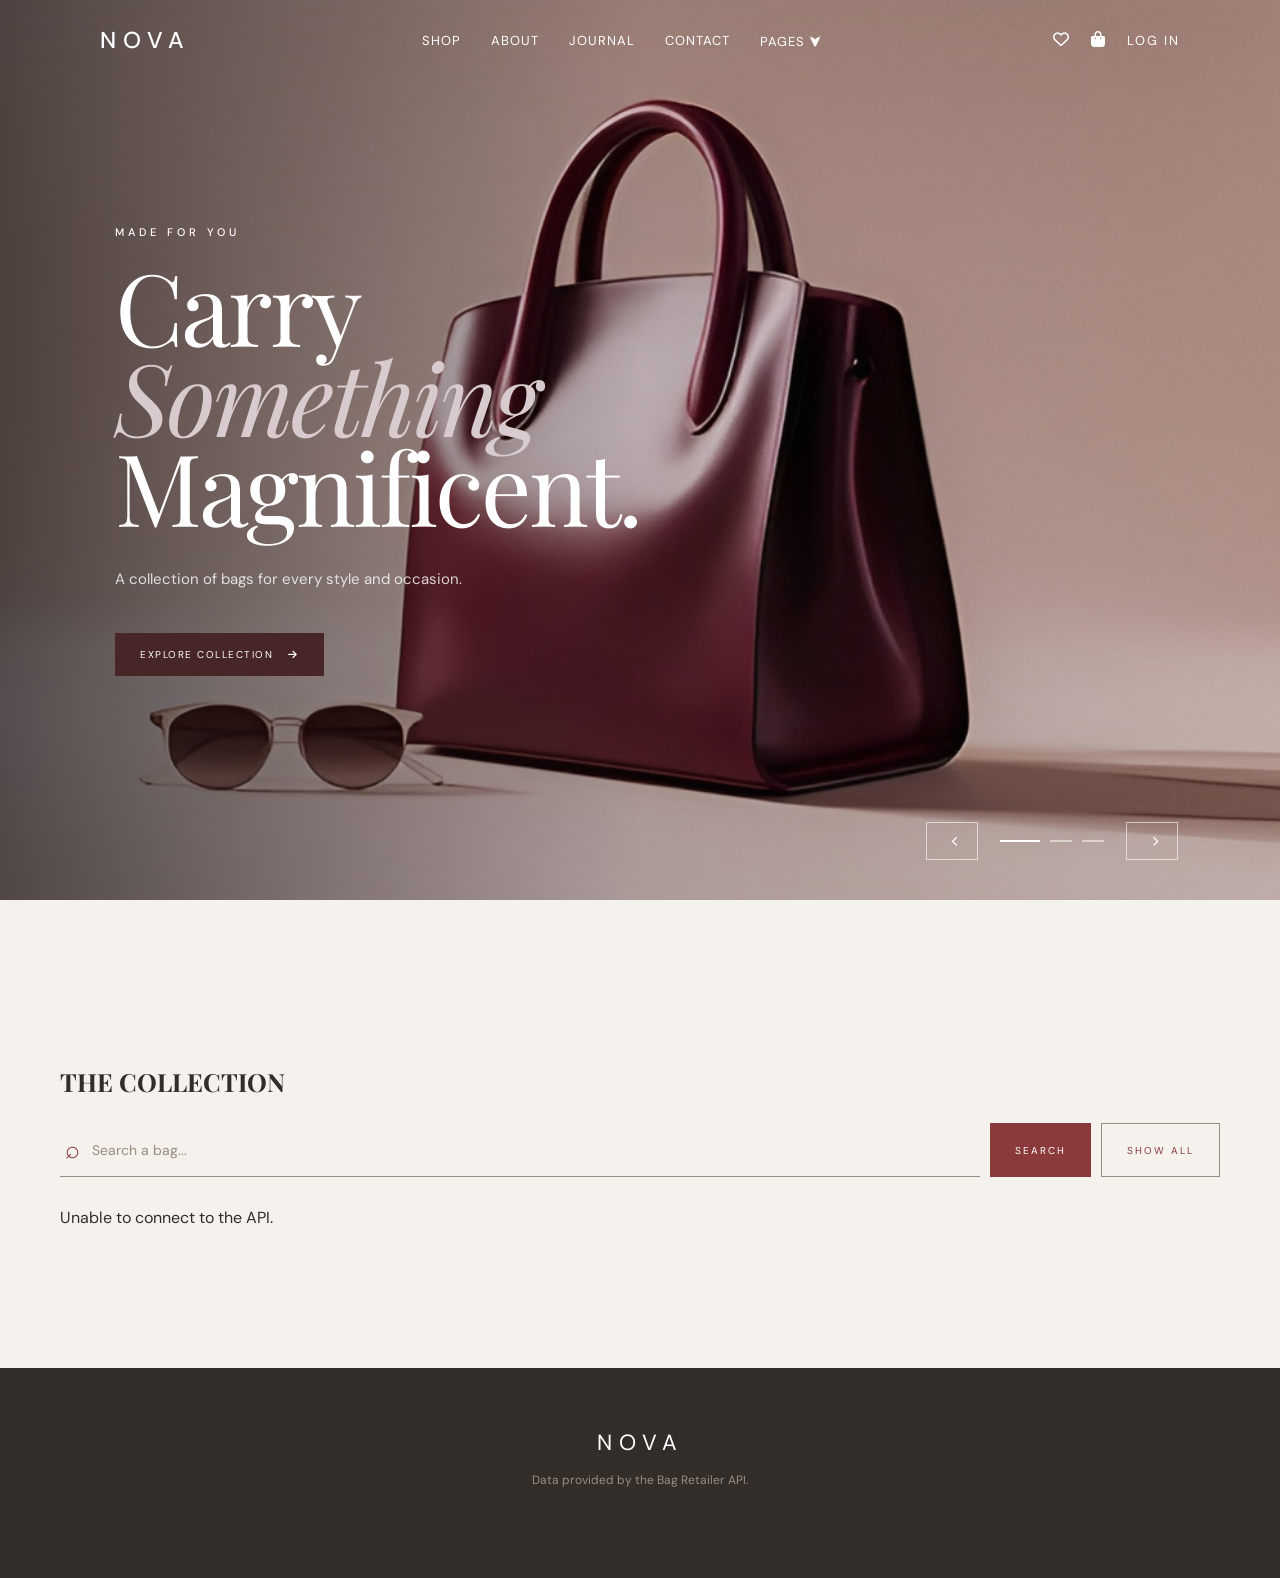
<file: index.html>
<!DOCTYPE html>
<html lang="en">

<head>
    <meta charset="UTF-8">
    <meta name="viewport" content="width=device-width, initial-scale=1.0">
    <title>NOVA — Luxury Bags Retailer</title>
    <link rel="icon" type="image/png" href="favicon.png">
    <link rel="stylesheet" href="https://cdnjs.cloudflare.com/ajax/libs/font-awesome/6.5.2/css/all.min.css">
    <link rel="stylesheet"
        href="https://fonts.googleapis.com/css2?family=DM+Sans:wght@300;400;500&family=Playfair+Display:wght@400;500&display=swap">

    <link rel="stylesheet" href="style.css">

</head>

<body>


 

<header>
    <nav id="navbar">
        <a href="#home" class="logo">NOVA</a>

        <div class="links">
            <a href="#collection">Shop</a>
            <a href="#about">About</a>
            <a href="#journal">Journal</a>
            <a href="#contact">Contact</a>

            <div class="pages-dropdown">
                <a href="#pages" class="pages-link">Pages ⮟</a>

                <div class="dropdown-menu">
                    <a href="Totetally - ComparisonWeb/index.html">Compare Bags</a>
                    <a href="BagItUp - PersonalityWebsite/index.html">Personality Quiz</a>
                </div>
            </div>
        </div>

        <div class="nav-actions">

            <a href="wishlist.html" id="wishlistNav" aria-label="Wishlist">
                <i class="fa-regular fa-heart"></i>
            </a>

            <a href="cart.html" id="cartNav" aria-label="Shopping Bag">
                <i class="fa-solid fa-bag-shopping"></i>
            </a>

            <a href="adminCRUD.html" id="adminButton" aria-label="Admin Dashboard" style="display: none;">
                <i class="fa-solid fa-user-gear"></i>
            </a>

            <button id="loginButton">Log In</button>

        </div>
    </nav>
</header>


<!-- HERO -->

<section class="hero" id="home">

    <div class="hero-shadow"></div>

    <div class="hero-slides">

        <!-- SLIDE 1: NOVA STORE -->
        <div class="hero-slide active">
            <div class="hero-content">
                <p class="eyebrow">MADE FOR YOU</p>

                <h1>
                    Carry<br>
                    <span>Something</span><br>
                    Magnificent.
                </h1>

                <p class="hero-description">
                    A collection of bags for every style and occasion.
                </p>

                <a href="#collection" class="hero-button">
                    EXPLORE COLLECTION
                    <i class="fa-solid fa-arrow-right"></i>
                </a>
            </div>
        </div>

        <!-- COMPARE BAGS -->
        <div class="hero-slide">
            <div class="hero-content">
                <p class="eyebrow">THE ART OF COMPARISON</p>

                <h1>
                    Can't find a<br>
                    <span>Perfect Fit?</span><br>
                </h1>

                <p class="hero-description">
                    Compare designs, details, and features to find the right bag.
                </p>

                <a href="Totetally - ComparisonWeb/index.html" class="hero-button">
                    COMPARE BAGS
                    <i class="fa-solid fa-arrow-right"></i>
                </a>
            </div>
        </div>

        <!-- BAG PERSONALITY -->
        <div class="hero-slide">
            <div class="hero-content">
                <p class="eyebrow">A STYLE BEYOND THE COSMOS</p>

                <h1>
                    Discover<br>
                    Your <span>Star</span><br>
                </h1>

                <p class="hero-description">
                    See bags that best resonates with you and your personality!
                </p>

                <a href="BagItUp - PersonalityWebsite/index.html" class="hero-button">
                    FIND YOUR MATCH
                    <i class="fa-solid fa-arrow-right"></i>
                </a>
            </div>
        </div>

    </div>

    <!-- CAROUSEL CONTROLS -->
    <div class="hero-navigation">
        <button id="heroPrev" aria-label="Previous slide">
            <i class="fa-solid fa-chevron-left"></i>
        </button>

        <div class="hero-indicators">
            <span class="active" data-slide="0"></span>
            <span data-slide="1"></span>
            <span data-slide="2"></span>
        </div>

        <button id="heroNext" aria-label="Next slide">
            <i class="fa-solid fa-chevron-right"></i>
        </button>
    </div>

</section>


    <!-- COLLECTION -->

    <main id="collection">
        <div class="section-heading">
            <div>
                <p class="eyebrow-dark">THE COLLECTION</p>
            </div>
        </div>


        <!-- SEARCH -->

        <section class="search">
            <div class="search-box">
                <span>⌕</span>
                <input type="text" id="searchInput" placeholder="Search a bag...">
            </div>
            <button onclick="searchBags()">Search</button>
            <button class="secondary" onclick="loadBags()"> Show All </button>
        </section>


        <!-- BAG CARDS -->

        <section>
            <div id="bagList" class="bag-list">
                Loading collection...
            </div>
        </section>
    </main>


    <!-- FOOTER -->

    <footer>
        <div class="footer-logo">
            NOVA
        </div>
        <p>
            Data provided by the Bag Retailer API.
        </p>
    </footer>
    <script src="app.js"></script>
    

</body>

</html>
</file>
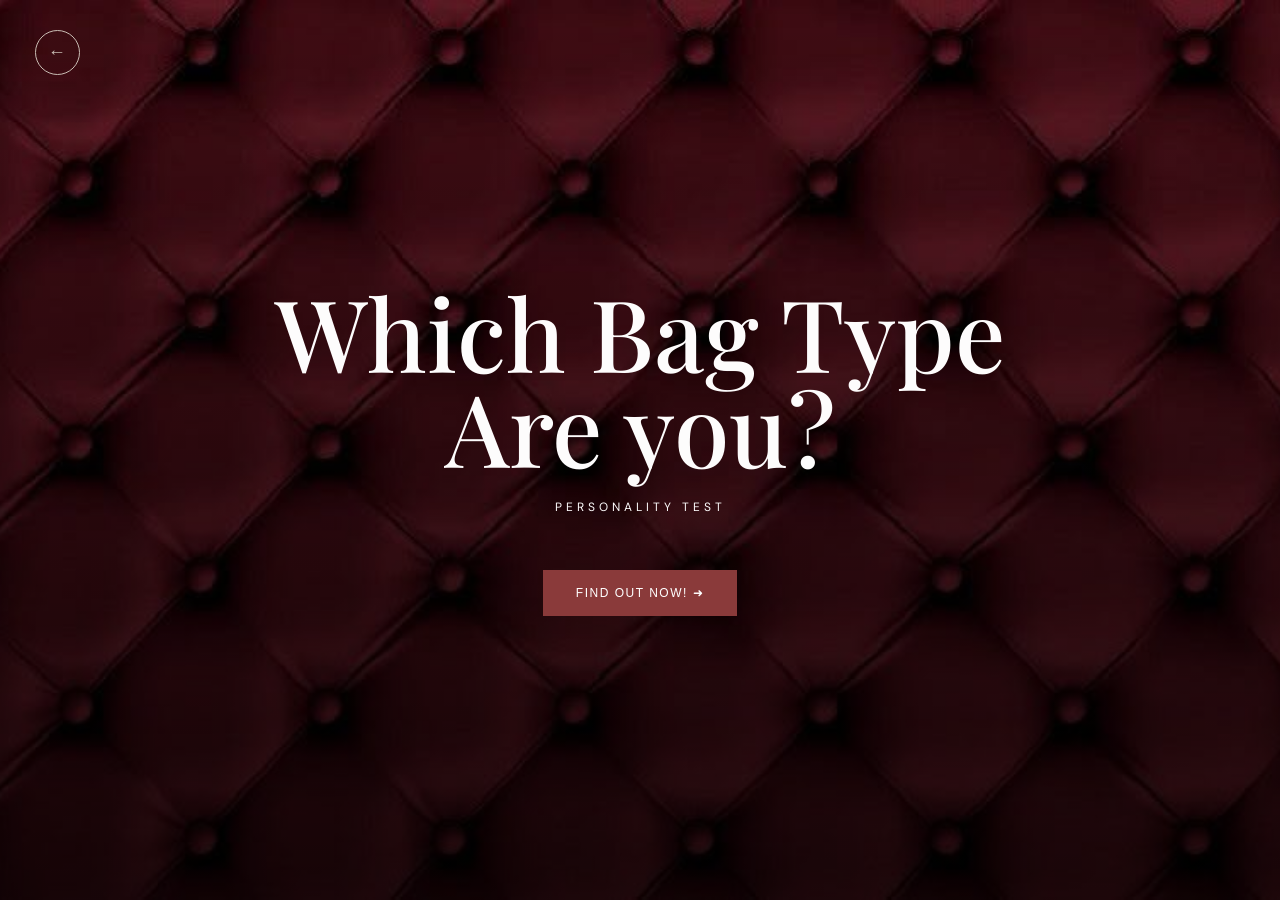
<file: BagItUp - PersonalityWebsite/index.html>
<!DOCTYPE html>
<html lang="en">

<head>
    <meta charset="UTF-8">
    <meta name="viewport" content="width=device-width, initial-scale=1.0">
    <title>Which Bag Type Are You?</title>
    <link rel="stylesheet" href="style.css">
</head>

<body>
    <section class="start-screen">
        <button id="backMain">←</button>
        <h1> Which Bag Type Are you?</h1>
        <p>PERSONALITY TEST</p>
        <button id="Start"> FIND OUT NOW! ➜ </button>
    </section>

    <section class="questions-screen">
        <button id="backStart">←</button>
        <div id="white-box">
            <div id="question-border">
                <p id="counter">Question 1 out of 12</p>
                <h2 class="question-text">Question Here!</h2>
            </div>
            <div id="answers">
                <button class="answer-button">Answer 1</button>
                <button class="answer-button">Answer 2</button>
                <button class="answer-button">Answer 3</button>
                <button class="answer-button">Answer 4</button>
            </div>
            <div class="buttons-nav">
                <button id="prev">←</button>
                <button id="next">→</button>
            </div>

        </div>
    </section>



    <section id="result-screen">
        <div id="red-thingy"></div> <!---red thingy behind the result-->
        <div id="white-thingy"> <!---White thingy with result-->
            <p id="result-header">You are a...</p>
            <div id="bag-type">
                <h1>Insert Stuff</h1>
                <button id="reset-quiz">QUIZ AGAIN!</button>
                <button id="mainPage">MAIN PAGE</button>
            </div>
        </div>
        <div id="result-body"> <!---White thingy with desc and related bags-->
            <h2>Description</h2>
            <p id="result-label">You are a...</p>
            <p id="result-desc">Lorem ....</p>

            <div id="separator"></div>

            <h2>Related Bags</h2>
            <div id="related-bags">

            </div>

        </div>
        </div>
    </section>

    <footer></footer>
</body>
<script src="questions.js"></script>
<script src="script.js"></script>
<script src="/app.js"></script>


</html>
</file>
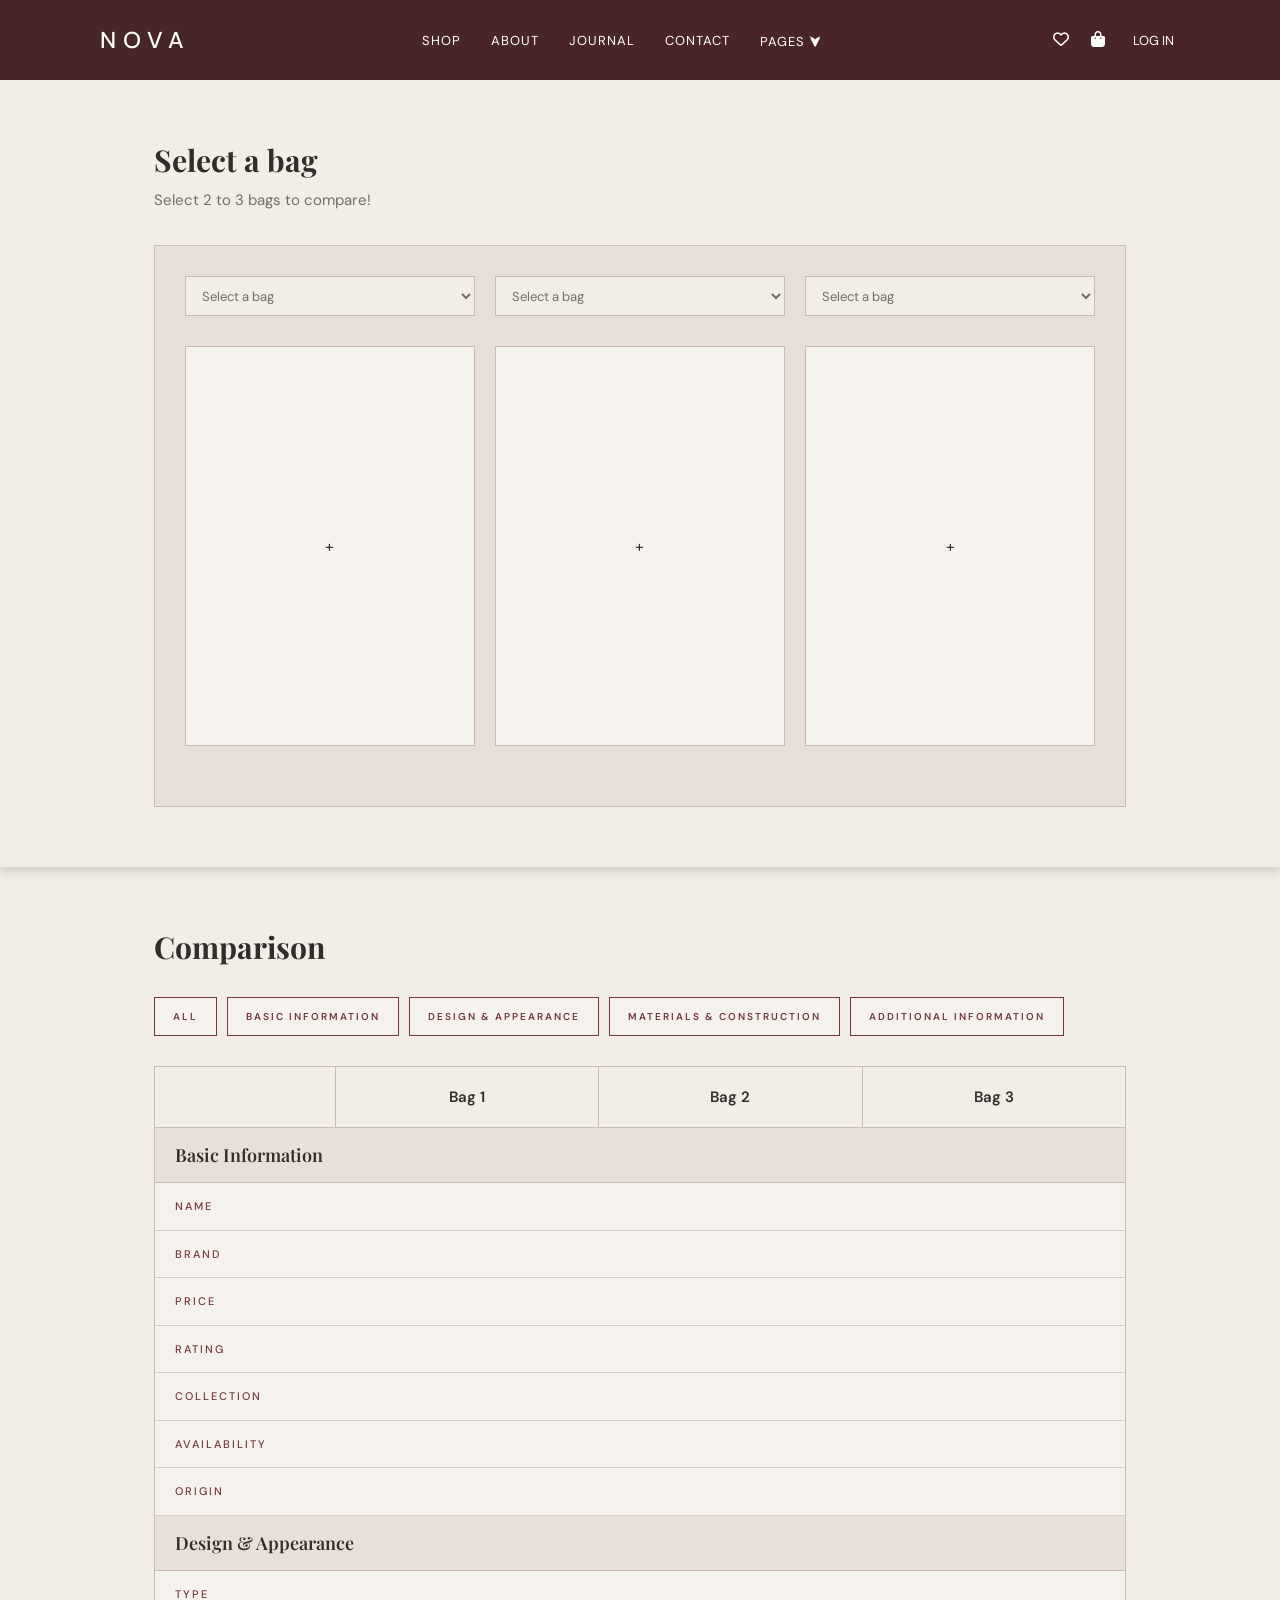
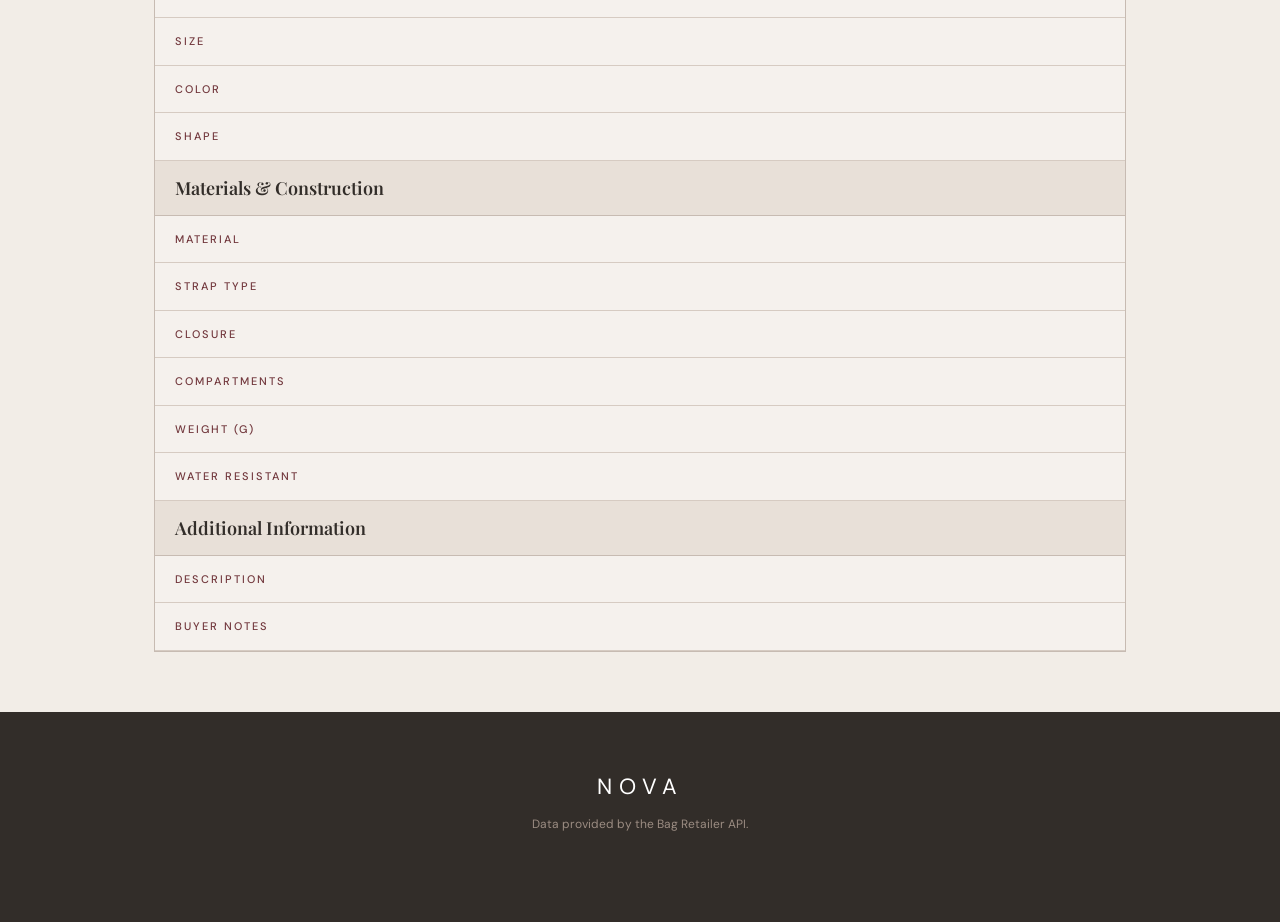
<file: Totetally - ComparisonWeb/index.html>
<!DOCTYPE html>
<html lang="en">

<head>
    <meta charset="UTF-8">
    <meta name="viewport" content="width=device-width, initial-scale=1.0">
    <title>NOVA — Bag Comparison</title>

    <link rel="icon" type="image/png" href="favicon.png">
    <link rel="stylesheet" href="https://cdnjs.cloudflare.com/ajax/libs/font-awesome/6.5.2/css/all.min.css">
    <link rel="stylesheet"
        href="https://fonts.googleapis.com/css2?family=DM+Sans:wght@300;400;500;600;700&family=Playfair+Display:wght@400;500&display=swap">
    <link rel="stylesheet" href="style.css">
    <link rel="stylesheet" href="/universal.css">

</head>

<body>


<header>
    <nav id="navbar">
        <a href="index.html" class="logo">NOVA</a>

        <div class="links">
            <a href="/index.html">Shop</a>
            <a href="#about">About</a>
            <a href="#journal">Journal</a>
            <a href="#contact">Contact</a>

            <div class="pages-dropdown">
                <a href="#pages" class="pages-link">Pages ⮟</a>

                <div class="dropdown-menu">
                    <a href="/index.html">Nova Catalog</a>
                    <a href="/BagItUp - PersonalityWebsite/index.html">Personality Quiz</a>
                </div>
            </div>
        </div>

        <div class="nav-actions">

            <a href="/wishlist.html" id="wishlistNav" aria-label="Wishlist">
                <i class="fa-regular fa-heart"></i>
            </a>

            <a href="/cart.html" id="cartNav" aria-label="Shopping Bag">
                <i class="fa-solid fa-bag-shopping"></i>
            </a>

            <a href="/adminCRUD.html" id="adminButton" aria-label="Admin Dashboard" style="display: none;">
                <i class="fa-solid fa-user-gear"></i>
            </a>

            <button id="loginButton">LOG IN</button>

        </div>
    </nav>
</header>


    <!-- Bag Selection Section+++++++++++++++++++++++++++++++++++++++++++++++++++++++++++++++++++++++++++++++++++++++++++++++++++++++++++++++-->
    <section class="section-one"> <!-- big box containing everything -->

        <div class="select-text"> <!-- select text -->
            <h2>Select a bag</h2>
            <p>Select 2 to 3 bags to compare!</p>
        </div>

        <div class="box-within"> <!-- big box containing filters, dropdowns, and slots -->
                <!-- Bag Dropdowns Section+++++++++++++++++++++++++++++++++++++++++++++++++++++++++++++++++++++++++++++++++++++++++++++++++++++++++++++++-->
            <div class="dropdowns">

                <select id="bag1">
                    <option value="">Select a bag</option>
                </select>

                <select id="bag2">
                    <option value="">Select a bag</option>
                </select>

                <select id="bag3">
                    <option value="">Select a bag</option>
                </select>

            </div>


            <!-- Slots where bags will show -->
            <div class="slots">
                <div class="bag-slot" id="bagslot1">+</div>
                <div class="bag-slot" id="bagslot2">+</div>
                <div class="bag-slot" id="bagslot3">+</div>
            </div>
        </div>
    </section>




    <!-- Comparison Section+++++++++++++++++++++++++++++++++++++++++++++++++++++++++++++++++++++++++++++++++++++++++++++++++++++++++++++++ -->
    <section class="section-two">
        <div class="compari-text">
            <h2>Comparison</h2>
        </div>


        <div class="compari-filter">
            <button id="all-btn">All</button>
            <button id="basic-btn">Basic Information</button>
            <button id="design-btn">Design & Appearance</button>
            <button id="materials-btn" >Materials & Construction</button>
            <button id="additional-btn">Additional Information</button>
        </div>

         <div id="table-area">
        <div id="table-content">

            <!-- Bag headers -->
            <div class="comparison-bags">
                <div class="comparison-label"></div>

                <div class="comparison-bag">
                    <h3>Bag 1</h3>
                </div>

                <div class="comparison-bag">
                    <h3>Bag 2</h3>
                </div>

                <div class="comparison-bag">
                    <h3>Bag 3</h3>
                </div>
            </div>

            <!-- BASIC INFORMATION -->
            <div class="comparison-category" id="basic">
                <h3>Basic Information</h3>

                <div class="comparison-row" >
                    <span>Name</span>
                </div>

                <div class="comparison-row" >
                    <span>Brand</span>
                </div>

                <div class="comparison-row">
                    <span>Price</span>
                </div>

                <div class="comparison-row">
                    <span>Rating</span>
                </div>

                <div class="comparison-row">
                    <span>Collection</span>
                </div>

                <div class="comparison-row">
                    <span>Availability</span>
                </div>

                <div class="comparison-row">
                    <span>Origin</span>
                </div>
            </div>

            <!-- DESIGN & APPEARANCE -->
            <div class="comparison-category" id="design">
                <h3>Design & Appearance</h3>

                <div class="comparison-row">
                    <span>Type</span>
                </div>

                <div class="comparison-row">
                    <span>Size</span>
                </div>

                <div class="comparison-row">
                    <span>Color</span>
                </div>

                <div class="comparison-row">
                    <span>Shape</span>
                </div>
            </div>

            <!-- MATERIALS & CONSTRUCTION -->
            <div class="comparison-category" id="materials">
                <h3>Materials & Construction</h3>

                <div class="comparison-row">
                    <span>Material</span>
                </div>

                <div class="comparison-row">
                    <span>Strap Type</span>
                </div>

                <div class="comparison-row">
                    <span>Closure</span>
                </div>

                <div class="comparison-row">
                    <span>Compartments</span>
                </div>

                <div class="comparison-row">
                    <span>Weight (g)</span>
                </div>

                <div class="comparison-row">
                    <span>Water Resistant</span>
                </div>
            </div>

            <!-- ADDITIONAL INFORMATION -->
            <div class="comparison-category" id="additional">
                <h3>Additional Information</h3>

                <div class="comparison-row">
                    <span>Description</span>
                </div>

                <div class="comparison-row">
                    <span>Buyer Notes</span>
                </div>
            </div>

        </div>
    </div>

</section>

    <!-- Footer+++++++++++++++++++++++++++++++++++++++++++++++++++++++++++++++++++++++++++++++++++++++++++++++++++++++++++++++ -->
        <!-- FOOTER -->

    <footer>
        <div class="footer-logo">
            NOVA
        </div>
        <p>
            Data provided by the Bag Retailer API.
        </p>
    </footer>

</body>

<script src = "main.js"></script>
<script src="/app.js"></script>

</html>
</file>
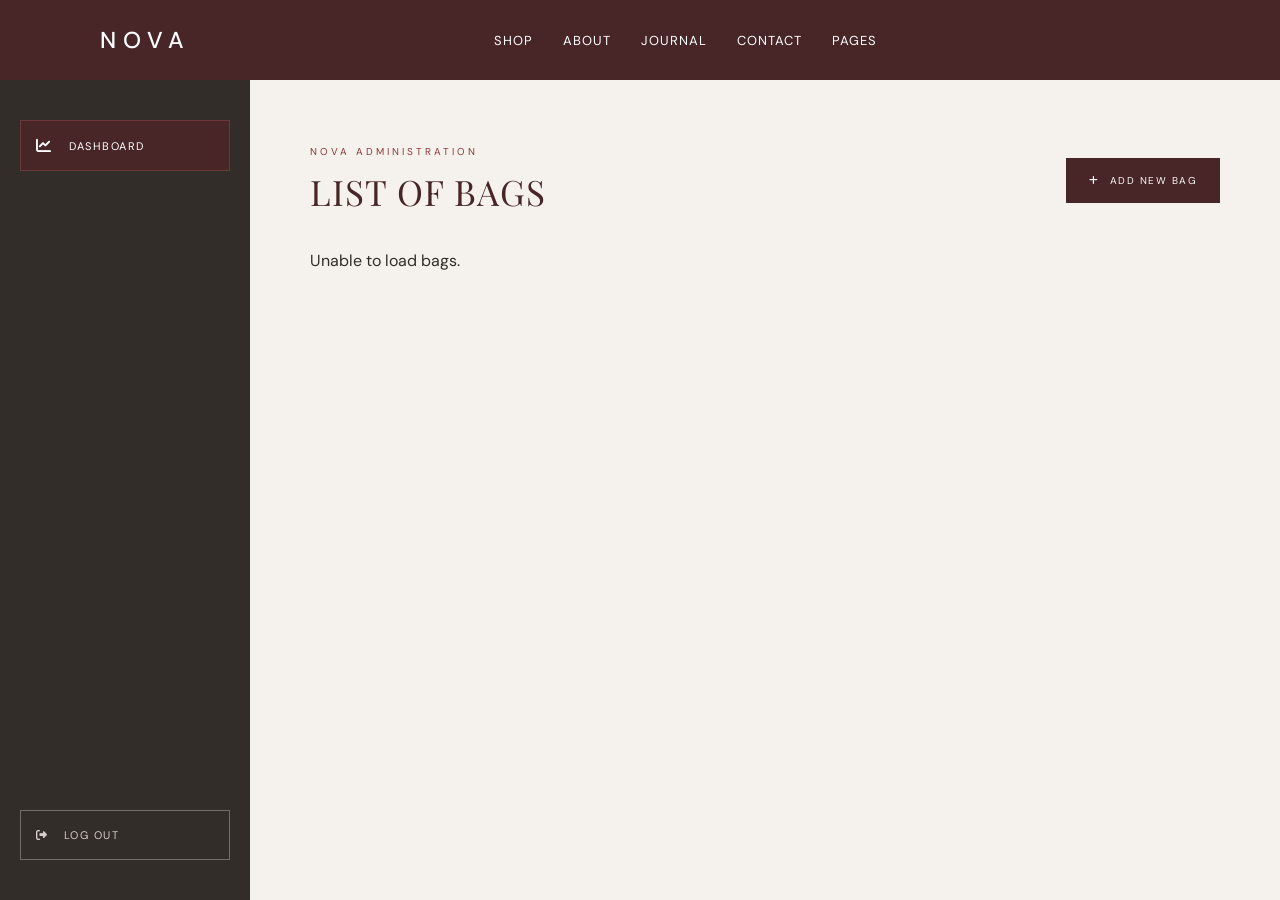
<file: adminCRUD.html>
<!DOCTYPE html>
<html lang="en">

<head>
    <meta charset="UTF-8">
    <meta name="viewport" content="width=device-width, initial-scale=1.0">
    <title>NOVA — Admin Dashboard</title>

    <link rel="icon" type="image/png" href="favicon.png">
    <link rel="stylesheet" href="https://cdnjs.cloudflare.com/ajax/libs/font-awesome/6.5.2/css/all.min.css">
    <link rel="stylesheet" href="https://fonts.googleapis.com/css2?family=DM+Sans:wght@300;400;500;600;700&family=Playfair+Display:wght@400;500&display=swap">
    <link rel="stylesheet" href="adminCRUD.css">
    <link rel="stylesheet" href="universal.css">
</head>

<body>

    <!-- NAVBAR -->
    <header>
        <nav id="navbar">

            <a href="#home" class="logo">NOVA</a>

            <div class="links">
                <a href="index.html">Shop</a>
                <a href="#about">About</a>
                <a href="#journal">Journal</a>
                <a href="#contact">Contact</a>
                <a href="#pages">Pages</a>
            </div>

            <div class="nav-actions">
                <a href="#dashboard" id="adminButton" aria-label="Admin Dashboard">
                    <i class="fa-solid fa-user-gear"></i>
                </a>
            </div>

        </nav>
    </header>


    <!-- ADMIN DASHBOARD -->
    <main class="admin-layout">

        <!-- SIDEBAR -->
        <aside class="admin-sidebar">

            <div class="sidebar-menu">

                <button class="sidebar-option active" id="dashboardButton">
                    <i class="fa-solid fa-chart-line"></i>
                    DASHBOARD
                </button>

            </div>

            <button class="logout-button" id="logoutButton">
                <i class="fa-solid fa-right-from-bracket"></i>
                LOG OUT
            </button>

        </aside>


        <!-- MAIN CONTENT -->
        <section class="admin-content" id="dashboard">


            <!-- BAG LIST VIEW -->
            <div id="bagListView">

                <div class="admin-heading">

                    <div>
                        <p class="admin-eyebrow">NOVA ADMINISTRATION</p>
                        <h1>LIST OF BAGS</h1>
                    </div>

                    <button class="add-bag-button" id="addNewBagButton">
                        <i class="fa-solid fa-plus"></i>
                        ADD NEW BAG
                    </button>

                </div>

                <div class="admin-bag-list" id="adminBagList">
                    <!-- BAG ITEMS WILL BE LOADED HERE -->
                </div>

            </div>


            <!-- CREATE BAG VIEW -->
            <div id="createBagView" hidden>

                <div class="admin-heading">

                    <div>
                        <p class="admin-eyebrow">NOVA ADMINISTRATION</p>
                        <h1>ADD NEW BAG</h1>
                    </div>

                    <button type="button" class="back-button" id="backFromCreate">
                        <i class="fa-solid fa-arrow-left"></i>
                        BACK TO LIST
                    </button>

                </div>

                <form id="createBagForm">

                    <div id="createBagFields">
                        <!-- CREATE FIELDS WILL BE GENERATED HERE -->
                    </div>

                    <p id="createBagMessage"></p>

                    <div class="form-actions">

                        <button type="button" class="cancel-button" id="cancelCreateBag">
                            CANCEL
                        </button>

                        <button type="submit" class="save-button">
                            <i class="fa-solid fa-check"></i>
                            SAVE BAG
                        </button>

                    </div>

                </form>

            </div>


            <!-- UPDATE BAG VIEW -->
            <div id="updateBagView" hidden>

                <div class="admin-heading">

                    <div>
                        <p class="admin-eyebrow">NOVA ADMINISTRATION</p>
                        <h1>EDIT BAG</h1>
                    </div>

                    <button type="button" class="back-button" id="backFromUpdate">
                        <i class="fa-solid fa-arrow-left"></i>
                        BACK TO LIST
                    </button>

                </div>

                <form id="updateBagForm">

                    <div id="updateBagFields">
                        <!-- UPDATE FIELDS WILL BE GENERATED HERE -->
                    </div>

                    <p id="updateBagMessage"></p>

                    <div class="form-actions">

                        <button type="button" class="delete-button" id="deleteBagButton">
                            <i class="fa-solid fa-trash"></i>
                            DELETE BAG
                        </button>

                        <div class="form-actions-right">

                            <button type="button" class="cancel-button" id="cancelUpdateBag">
                                CANCEL
                            </button>

                            <button type="submit" class="save-button">
                                <i class="fa-solid fa-check"></i>
                                SAVE CHANGES
                            </button>

                        </div>

                    </div>

                </form>

            </div>

        </section>

    </main>

    <script src="app.js"></script>

</body>
</html>
</file>
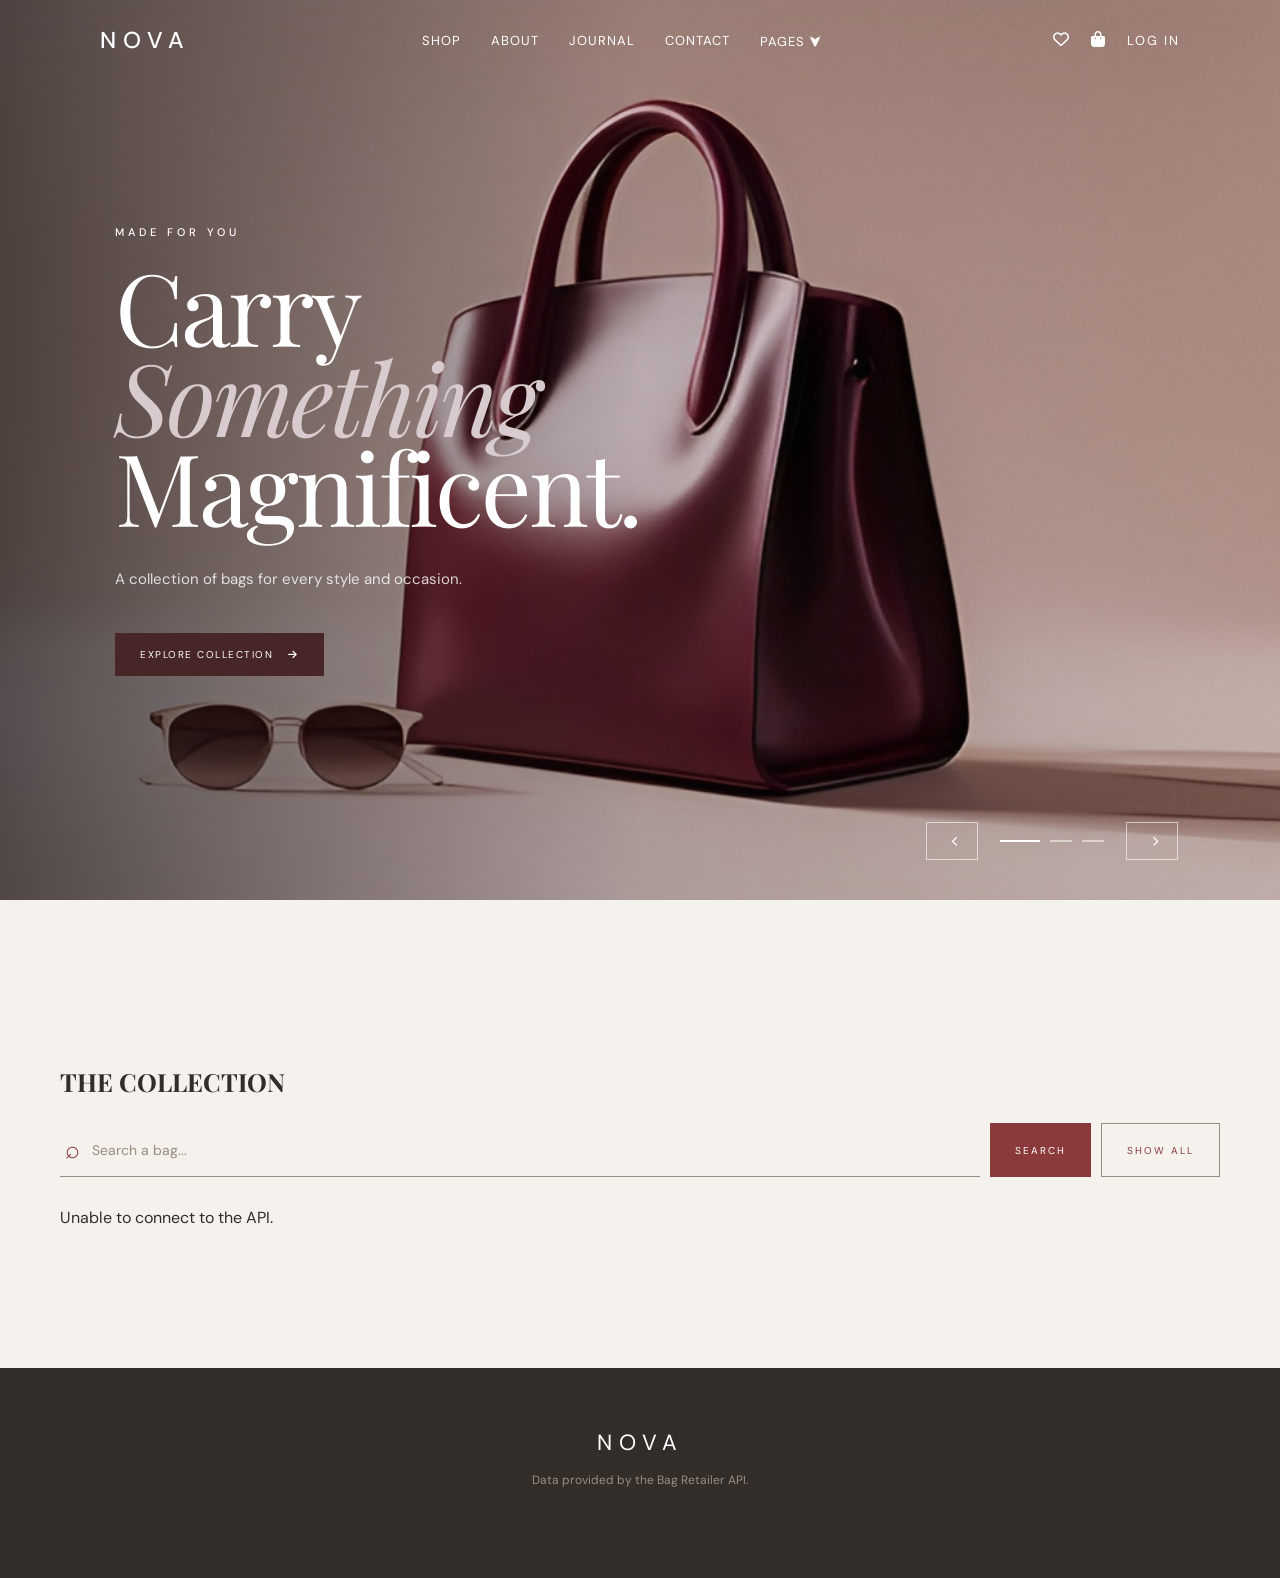
<file: bagdetails.html>
<!DOCTYPE html>
<html lang="en">

<head>
    <meta charset="UTF-8">
    <meta name="viewport" content="width=device-width, initial-scale=1.0">
    <title>NOVA — Bag Details</title>

    <link rel="icon" type="image/png" href="favicon.png">
    <link rel="stylesheet" href="https://cdnjs.cloudflare.com/ajax/libs/font-awesome/6.5.2/css/all.min.css">
    <link rel="stylesheet"
        href="https://fonts.googleapis.com/css2?family=DM+Sans:wght@300;400;500;600;700&family=Playfair+Display:wght@400;500&display=swap">
    <link rel="stylesheet" href="bagdetails.css">
    <link rel="stylesheet" href="universal.css">

</head>

<body>


<header>
    <nav id="navbar">
        <a href="index.html" class="logo">NOVA</a>

        <div class="links">
            <a href="index.html">Shop</a>
            <a href="#about">About</a>
            <a href="#journal">Journal</a>
            <a href="#contact">Contact</a>

            <div class="pages-dropdown">
                <a href="#pages" class="pages-link">Pages ⮟</a>

                <div class="dropdown-menu">
                    <a href="Totetally - ComparisonWeb/index.html">Compare Bags</a>
                    <a href="BagItUp - PersonalityWebsite/index.html">Personality Quiz</a>
                </div>
            </div>
        </div>

        <div class="nav-actions">

            <a href="wishlist.html" id="wishlistNav" aria-label="Wishlist">
                <i class="fa-regular fa-heart"></i>
            </a>

            <a href="cart.html" id="cartNav" aria-label="Shopping Bag">
                <i class="fa-solid fa-bag-shopping"></i>
            </a>

            <a href="adminCRUD.html" id="adminButton" aria-label="Admin Dashboard" style="display: none;">
                <i class="fa-solid fa-user-gear"></i>
            </a>

            <button id="loginButton">LOG IN</button>

        </div>
    </nav>
</header>


    <div id="bagLoading" class="bag-loading">
        <div class="loading-spinner"></div>
        <p>LOADING BAG DETAILS...</p>
    </div>


    <main class="product-page" style="visibility: hidden;">
        <section class="product-image-section">
            <div class="product-image-card">
                <img id="bagImage" src="images/1.png" alt="Featured NOVA bag">

                <button class="wishlist-button" id="wishlistButton" type="button"
                    aria-label="Add to wishlist" title="Add to wishlist">
                    ♥
                </button>

                <div class="image-shade"></div>

                <div class="image-caption">
                    <p class="image-bag-name" id="imageBagName">BAG NAME</p>
                    <div class="image-tags">
                        <span id="imageBrand">BRAND</span>
                        <span id="imageCollection">COLLECTION</span>
                    </div>
                    <div class="rating">
                        <span class="stars" aria-label="5 stars">★★★★★</span>
                        <span id="bagRating">4.5</span>
                    </div>
                </div>
            </div>
        </section>

        <section class="product-information">
            <div class="product-heading">
                <p class="eyebrow" id="bagCollection"></p>
                <h1 id="bagName">BAG NAME</h1>
                <p class="product-summary" id="bagSummary">MATERIAL | SIZE | COLOR</p>
                <p class="product-price" id="bagPrice">Price</p>
            </div>

            <div class="details-accordions">

                <details class="detail-accordion" open>
                    <summary>
                        <span>Description</span>
                        <span class="accordion-icon"></span>
                    </summary>
                    <div class="accordion-content">
                        <p id="bagDescription">Discover the details that make this piece special.</p>
                        <p class="buyer-notes" id="buyerNotes"></p>
                    </div>
                </details>

                <details class="detail-accordion">
                    <summary>
                        <span>Design &amp; Appearance</span>
                        <span class="accordion-icon"></span>
                    </summary>
                    <div class="accordion-content">
                        <dl class="specification-list">
                            <div><dt>Type</dt><dd id="bagType">—</dd></div>
                            <div><dt>Size</dt><dd id="bagSize">—</dd></div>
                            <div><dt>Color</dt><dd id="bagColor">—</dd></div>
                            <div><dt>Shape</dt><dd id="bagShape">—</dd></div>
                        </dl>
                    </div>
                </details>

                <details class="detail-accordion">
                    <summary>
                        <span>Materials &amp; Construction</span>
                        <span class="accordion-icon"></span>
                    </summary>
                    <div class="accordion-content">
                        <dl class="specification-list">
                            <div><dt>Material</dt><dd id="bagMaterial">—</dd></div>
                            <div><dt>Strap Type</dt><dd id="bagStrapType">—</dd></div>
                            <div><dt>Closure</dt><dd id="bagClosure">—</dd></div>
                            <div><dt>Compartments</dt><dd id="bagCompartments">—</dd></div>
                            <div><dt>Weight</dt><dd id="bagWeight">—</dd></div>
                            <div><dt>Water Resistance</dt><dd id="bagWaterResistance">—</dd></div>
                        </dl>
                    </div>
                </details>

            </div>

            <div class="product-actions">
                <button class="add-to-cart-button" id="addToCartButton" type="button">
                    Add to Cart
                </button>
                <button class="buy-now-button" id="buyNowButton" type="button">
                    Buy Now
                </button>
            </div>
        </section>
    </main>

    <script src="app.js"></script>
</body>

</html>
</file>
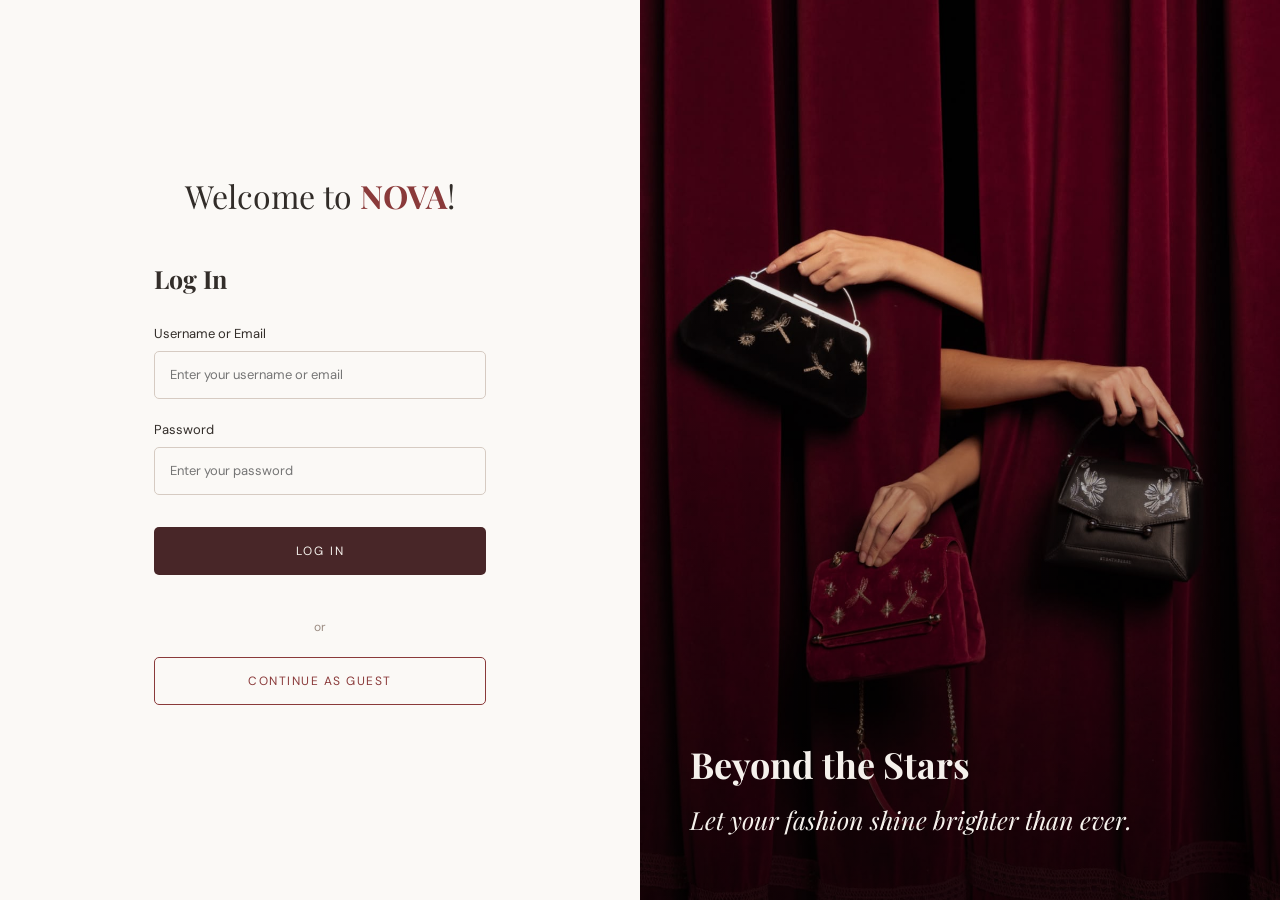
<file: cart.html>
<!DOCTYPE html>
<html lang="en">

<head>
    <meta charset="UTF-8">
    <meta name="viewport" content="width=device-width, initial-scale=1.0">
    <title>NOVA — Bag Details</title>

    <link rel="icon" type="image/png" href="favicon.png">
    <link rel="stylesheet" href="https://cdnjs.cloudflare.com/ajax/libs/font-awesome/6.5.2/css/all.min.css">
    <link rel="stylesheet"
        href="https://fonts.googleapis.com/css2?family=DM+Sans:wght@300;400;500;600;700&family=Playfair+Display:wght@400;500&display=swap">
    <link rel="stylesheet" href="cart.css">
    <link rel="stylesheet" href="universal.css">
</head>

<body>


<header>
    <nav id="navbar">
        <a href="index.html" class="logo">NOVA</a>

        <div class="links">
            <a href="index.html">Shop</a>
            <a href="#about">About</a>
            <a href="#journal">Journal</a>
            <a href="#contact">Contact</a>

            <div class="pages-dropdown">
                <a href="#pages" class="pages-link">Pages ⮟</a>

                <div class="dropdown-menu">
                    <a href="Totetally - ComparisonWeb/index.html">Compare Bags</a>
                    <a href="BagItUp - PersonalityWebsite/index.html">Personality Quiz</a>
                </div>
            </div>
        </div>

        <div class="nav-actions">

            <a href="wishlist.html" id="wishlistNav" aria-label="Wishlist">
                <i class="fa-regular fa-heart"></i>
            </a>

            <a href="cart.html" id="cartNav" aria-label="Shopping Bag">
                <i class="fa-solid fa-bag-shopping"></i>
            </a>

            <a href="adminCRUD.html" id="adminButton" aria-label="Admin Dashboard" style="display: none;">
                <i class="fa-solid fa-user-gear"></i>
            </a>

            <button id="loginButton">LOG IN</button>

        </div>
    </nav>
</header>

    <!-- CART PAGE -->

    <main class="cart-page">

        <div class="cart-heading">
            <div>
                <h1>Shopping Bag</h1>
                <p class="cart-subtitle">
                    Review your selected pieces before proceeding.
                </p>
            </div>

            <p class="item-count" id="itemCount">0 ITEMS</p>
        </div>


        <!-- CART LIST -->

        <section class="cart-container">
            <div class="cart-list" id="cartList">
                <!-- bagstuff -->
            </div>
        </section>

    </main>


    <!-- CART SUMMARY -->

    <footer class="cart-summary">

        <div class="summary-information">

            <div>
                <p class="summary-label">SELECTED ITEMS</p>
                <p class="summary-value" id="selectedCount">0 items</p>
            </div>

            <div>
                <p class="summary-label">TOTAL</p>
                <p class="summary-total" id="selectedTotal">$0.00</p>
            </div>

        </div>

        <div class="checkout-button">
            <a href="https://www.youtube.com/shorts/SX2JLYK6xqg" target="_blank">
                Proceed to Checkout
                <i class="fa-solid fa-arrow-right"></i>
            </a>
        </div>

    </footer>
    <script src="app.js"></script>

</body>
</html>
</file>
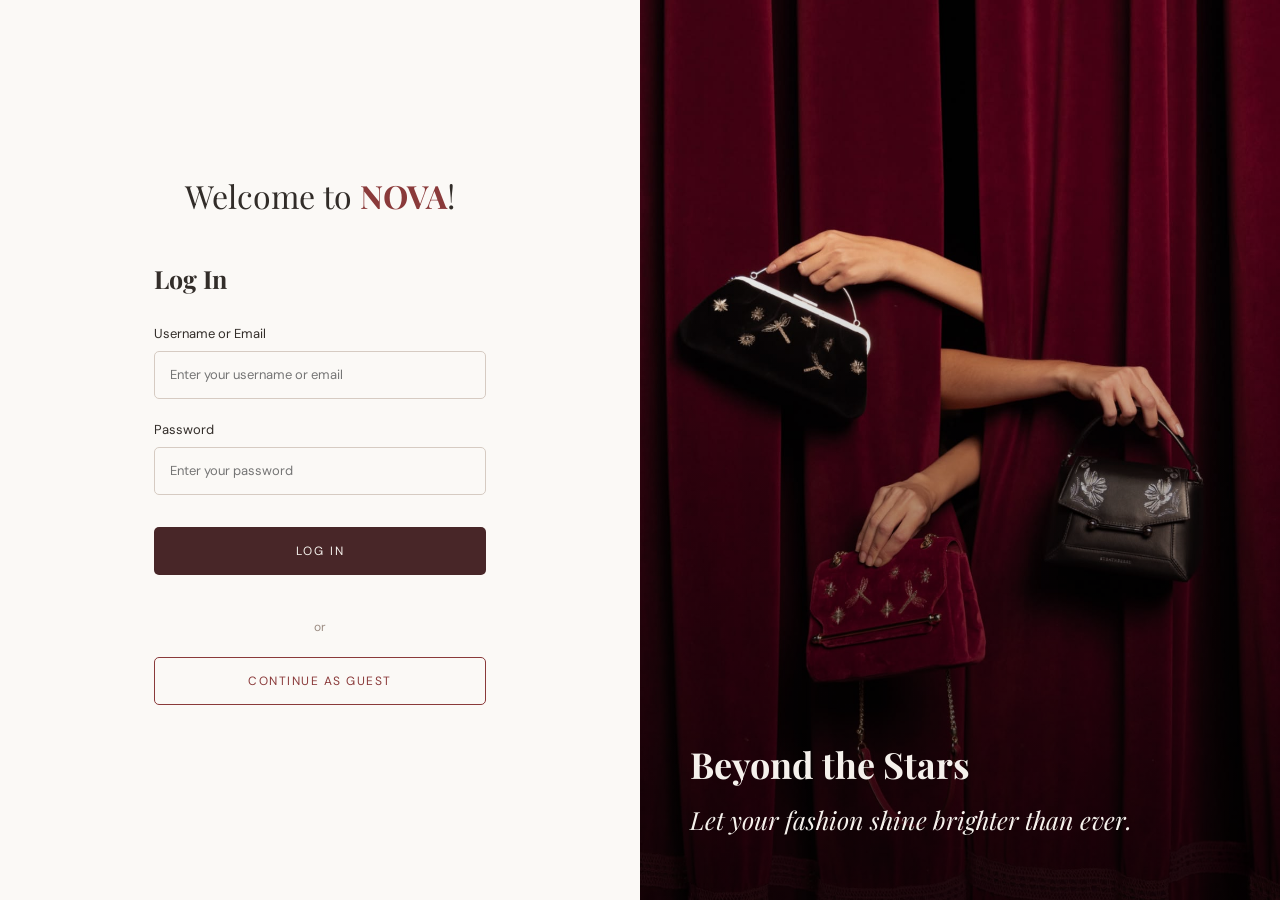
<file: loginscreen.html>
<!DOCTYPE html>
<html lang="en">

<head>
    <meta charset="UTF-8">
    <meta name="viewport" content="width=device-width, initial-scale=1.0">
    <title>NOVA — Luxury Bags Retailer</title>
    <link rel="icon" type="image/png" href="favicon.png">

    <link rel="stylesheet" href="https://fonts.googleapis.com/css2?family=DM+Sans:wght@300;400;500&family=Playfair+Display:wght@400;500&display=swap">
    <link rel="stylesheet" href="login-styles.css">
</head>

<body>
    <section>
        <div id="all-screen">
            <div id="log-in-form">
                <h1>Welcome to <span>NOVA</span>!</h1>
                <h3>Log In</h3>

                <form id="login-form">
                    <div class="input-group">
                        <label for="username">Username or Email</label>
                        <input type="text" id="username" name="username" placeholder="Enter your username or email" required>
                    </div>

                    <div class="input-group">
                        <label for="password">Password</label>
                        <input type="password" id="password" name="password" placeholder="Enter your password" required>
                    </div>

                    <button type="submit" id="login-button">Log In</button>
                    <p id="loginMessage"></p>
                </form>

                <p>or</p>

                <div class="input-group">
                    <button type="button" id="guest-account">Continue as Guest</button>
                </div>
            </div>

            <div id="side-picture">
                <div id="image-text">
                    <h2>Beyond the Stars</h2>
                    <p>Let your fashion shine brighter than ever.</p>
                </div>
            </div>
        </div>
    </section>
    <script src="app.js"></script>
</body>
</html>
</file>
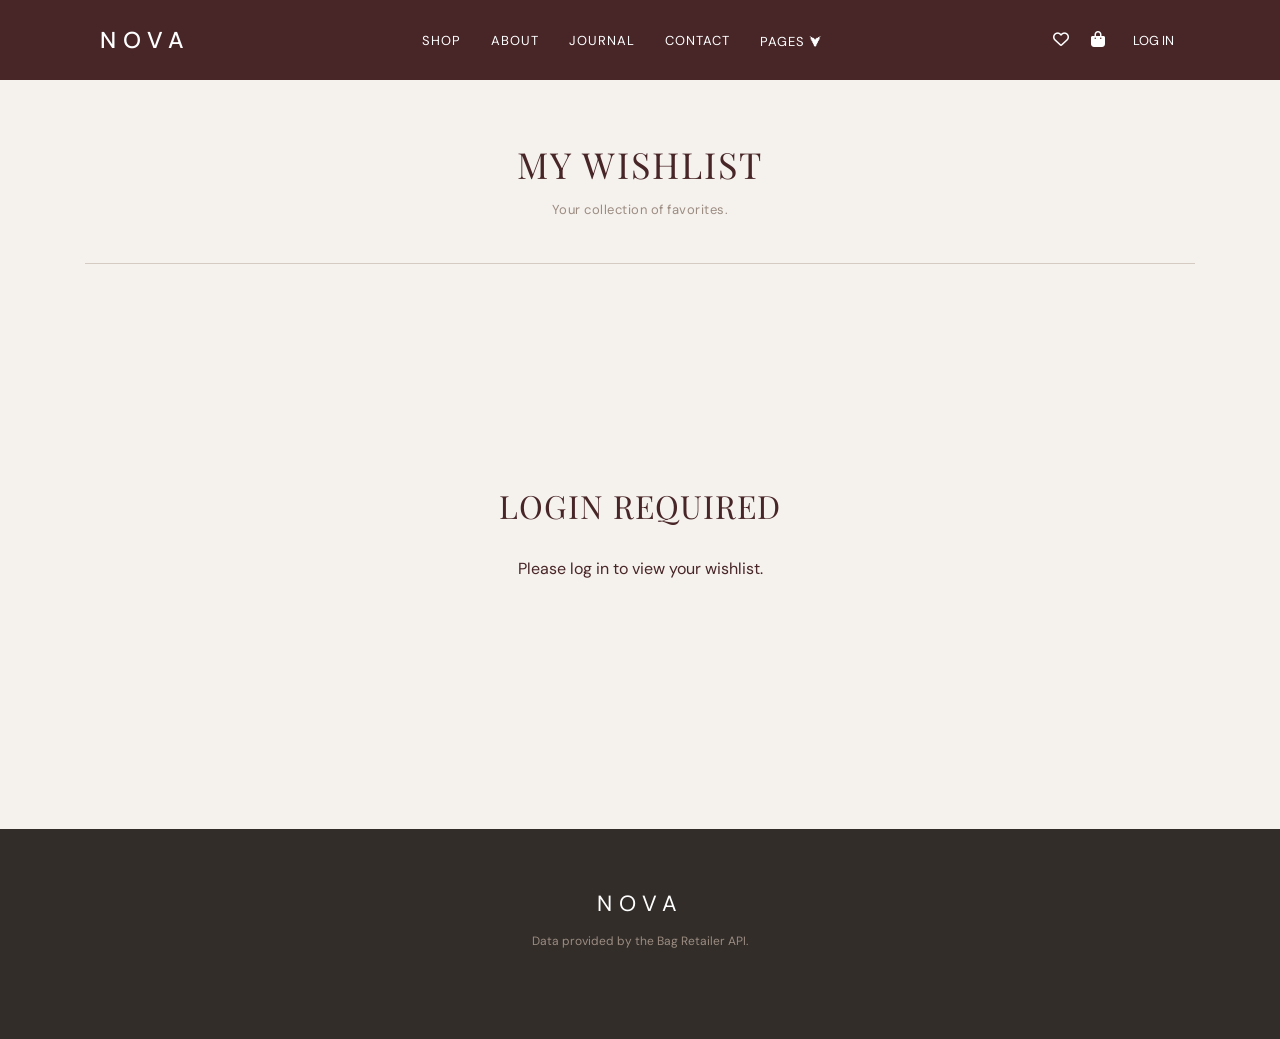
<file: wishlist.html>
<!DOCTYPE html>
<html lang="en">

<head>
    <meta charset="UTF-8">
    <meta name="viewport" content="width=device-width, initial-scale=1.0">
    <title>NOVA — Bag Details</title>

    <link rel="icon" type="image/png" href="favicon.png">
    <link rel="stylesheet" href="https://cdnjs.cloudflare.com/ajax/libs/font-awesome/6.5.2/css/all.min.css">
    <link rel="stylesheet"
        href="https://fonts.googleapis.com/css2?family=DM+Sans:wght@300;400;500;600;700&family=Playfair+Display:wght@400;500&display=swap">
    <link rel="stylesheet" href="wishlist.css">
    <link rel="stylesheet" href="universal.css">

</head>

<body>

<header>
    <nav id="navbar">
        <a href="index.html" class="logo">NOVA</a>

        <div class="links">
            <a href="index.html">Shop</a>
            <a href="#about">About</a>
            <a href="#journal">Journal</a>
            <a href="#contact">Contact</a>

            <div class="pages-dropdown">
                <a href="#pages" class="pages-link">Pages ⮟</a>

                <div class="dropdown-menu">
                    <a href="Totetally - ComparisonWeb/index.html">Compare Bags</a>
                    <a href="BagItUp - PersonalityWebsite/index.html">Personality Quiz</a>
                </div>
            </div>
        </div>

        <div class="nav-actions">

            <a href="wishlist.html" id="wishlistNav" aria-label="Wishlist">
                <i class="fa-regular fa-heart"></i>
            </a>

            <a href="cart.html" id="cartNav" aria-label="Shopping Bag">
                <i class="fa-solid fa-bag-shopping"></i>
            </a>

            <a href="adminCRUD.html" id="adminButton" aria-label="Admin Dashboard" style="display: none;">
                <i class="fa-solid fa-user-gear"></i>
            </a>

            <button id="loginButton">LOG IN</button>

        </div>
    </nav>
</header>



    <!-- WISHLIST -->
    <main class="wishlist-page">

        <div class="wishlist-heading">
            <h1>MY WISHLIST</h1>
            <p>Your collection of favorites.</p>
        </div>

        <div class="wishlist-divider"></div>

        <section class="wishlist-container" id="wishlistContainer">
            <!-- Items heree -->

        </section>

    </main>


    <!-- FOOTER -->

    <footer>
        <div class="footer-logo">
            NOVA
        </div>

        <p>
            Data provided by the Bag Retailer API.
        </p>
    </footer>

    <script src="app.js"></script>

</body>
</html>
</file>
<file: style.css>
@import url('https://fonts.googleapis.com/css2?family=DM+Sans:wght@300;400;500&family=Playfair+Display:wght@400;500&display=swap');



* {
    box-sizing: border-box;
    scroll-behavior: smooth;
}

*::-webkit-scrollbar {
    display: none;
}

body {
    margin: 0;
    background: #F5F1EC;
    color: #322D29;
    font-family: 'DM Sans', sans-serif;
}


/*NAVIGATION*/

/* NAVIGATION */

header {
    position: relative;
    z-index: 1000;
}

nav {
    position: fixed;
    top: 0;
    left: 0;
    width: 100%;
    height: 80px;
    display: flex;
    align-items: center;
    justify-content: space-between;
    padding: 0 100px;
    transition: 0.35s ease;
    z-index: 1000;
    background-color: transparent;
}

/* SCROLL EFFECT */

nav.scrolled {
    background: rgba(72, 38, 40, 0.95);
    box-shadow: 0 5px 30px rgba(0, 0, 0, 0.5);
}

/* LOGO */

.logo {
    color: #ffffff;
    text-decoration: none;
    font-size: 23px;
    letter-spacing: 7px;
    font-weight: 500;
}

/* NAVIGATION LINKS */

.links {
    display: flex;
    align-items: center;
    gap: 30px;
}

.links a {
    position: relative;
    color: #ffffff;
    text-decoration: none;
    font-family: "DM Sans", sans-serif;
    font-size: 13px;
    letter-spacing: 1px;
    text-transform: uppercase;
    transition: 0.3s ease;
}

.links a::after {
    content: "";
    position: absolute;
    left: 0;
    bottom: -7px;
    width: 0;
    height: 1px;
    background: #ffffff;
    transition: 0.3s ease;
}

.links a:hover::after {
    width: 100%;
}

/* NAVIGATION ACTIONS */

.nav-actions {
    display: flex;
    align-items: center;
    gap: 22px;
}

.nav-actions a,
.nav-actions button {
    display: flex;
    align-items: center;
    justify-content: center;
    gap: 6px;
    padding: 0;
    color: #ffffff;
    background: transparent;
    border: none;
    text-decoration: none;
    font-family: "DM Sans", sans-serif;
    font-size: 13px;
    cursor: pointer;
}

.nav-actions i {
    font-size: 16px;
}

.nav-actions span {
    font-size: 11px;
}


/* PAGES DROPDOWN */

.pages-dropdown {
    position: relative;
}

.pages-link {
    display: inline-block;
}

.dropdown-menu {
    display: none;
    position: absolute;
    top: 100%;
    left: 0;
    min-width: 180px;
    background-color: #F5F1EC;
    padding: 10px 0;
    box-shadow: 0 4px 10px rgba(0, 0, 0, 0.12);
    z-index: 1000;
}

.dropdown-menu a {
    display: block;
    padding: 12px 18px;
    color: #72383D;
    text-decoration: none;
    white-space: nowrap;
}

.dropdown-menu a:hover {
    background-color: #EAE1D9;
}

.pages-dropdown:hover .dropdown-menu {
    display: block;
}




/* HERO */

.hero {
    position: relative;
    min-height: 100vh;
    width: 100%;
    display: flex;
    align-items: center;
    overflow: hidden;
}

/* HERO SHADOW */

.hero-shadow {
    position: absolute;
    inset: 0;
    z-index: 1;
    background:
        linear-gradient(90deg,
            rgba(20, 15, 14, 0.68),
            rgba(20, 15, 14, 0.15),
            rgba(20, 15, 14, 0.05));
}

/* HERO CONTENT */

.hero-content {
    position: relative;
    z-index: 2;
    margin-left: 9%;
    max-width: 600px;
    color: white;
}

.eyebrow {
    margin: 0 0 22px;
    font-size: 11px;
    letter-spacing: 4px;
    font-weight: 500;
}

.eyebrow-dark {
    font-size: 25px;
    font-weight: bold;
    font-family: 'Playfair Display', serif;
}

.hero h1 {
    margin: 0;
    font-family: 'Playfair Display', serif;
    font-size: 100px;
    line-height: 0.9;
    font-weight: 400;
    letter-spacing: -3px;
}

.hero h1 span {
    font-weight: 400;
    color: #D8CBCD;
    font-style: italic;
}

.hero-description {
    max-width: 400px;
    margin-top: 35px;
    font-size: 15px;
    line-height: 1.8;
    color: rgba(255, 255, 255, 0.8);
}

/* HERO CAROUSEL */

.hero-slides {
    position: absolute;
    inset: 0;
    width: 100%;
    height: 100%;
}

.hero-slide {
    position: absolute;
    inset: 0;
    width: 100%;
    height: 100%;

    display: flex;
    align-items: center;

    background-size: cover;
    background-position: center;
    background-repeat: no-repeat;

    opacity: 0;
    visibility: hidden;
    transition: opacity 0.7s ease, visibility 0.7s ease;
}

.hero-slide.active {
    opacity: 1;
    visibility: visible;
}

.hero-slide .hero-content {
    position: relative;
    z-index: 2;
}

/* HERO SLIDE BACKGROUND IMAGES */

.hero-slide:nth-child(1) {
    background-image: url("bag-hero.jpg");
}

.hero-slide:nth-child(2) {
    background-image: url("images/hero-compare-bag.jpg");
}

.hero-slide:nth-child(3) {
    background-image: url("images/personality-picture.jpg");
}

/* NAVIGATION CONTROLS */

.hero-navigation {
    position: absolute;
    bottom: 40px;
    right: 8%;
    z-index: 10;
    display: flex;
    align-items: center;
    gap: 22px;
}

.hero-navigation button {
    width: 38px;
    height: 38px;
    border: 1px solid rgba(255,255,255,0.6);
    background: transparent;
    color: white;
    cursor: pointer;
    transition: 0.3s ease;
}

.hero-navigation button:hover {
    background: white;
    color: #482628;
}

.hero-indicators {
    display: flex;
    align-items: center;
    gap: 10px;
}

.hero-indicators span {
    width: 22px;
    height: 2px;
    background: rgba(255,255,255,0.5);
    cursor: pointer;
    transition: 0.3s ease;
}

.hero-indicators span.active {
    width: 40px;
    background: white;
}

/* HERO BUTTON */

.hero-button {
    display: inline-flex;
    align-items: center;
    gap: 15px;
    margin-top: 25px;
    padding: 15px 25px;
    background: #482628;
    color: white;
    text-decoration: none;
    font-size: 10px;
    letter-spacing: 1.5px;
    transition: 0.3s ease;
}

.hero-button:hover {
    background: #6A393A;
}


/*MAIN*/
main {
    max-width: 1400px;
    margin: 10px auto;
    padding: 130px 60px;
}









/*SEARCH*/

.search {
    display: flex;
    gap: 10px;
    margin-bottom: 30px;
}

.search-box {
    display: flex;
    align-items: center;
    flex: 1;
    border-bottom: 1px solid #9B8C82;
    padding: 10px 5px;
}

.search-box span {
    font-size: 25px;
    color: #8A3A3A;
    margin-right: 10px;
}

.search input {
    width: 100%;
    border: none;
    outline: none;
    background: transparent;
    color: #322D29;
    font-family: inherit;
    font-size: 14px;
}

.search input::placeholder {
    color: #9B8C82;
}


/*Search Button*/
button {
    border: none;
    padding: 0 25px;
    background: #8A3A3A;
    color: white;
    cursor: pointer;
    font-family: inherit;
    text-transform: uppercase;
    font-size: 10px;
    letter-spacing: 2px;
    transition: 0.3s ease;
}



/*Show All Button*/
button.secondary {
    background: transparent;
    color: #8A3A3A;
    border: 1px solid #9B8C82;
}


button.secondary:hover {
    background: #8A3A3A;
    color: white;
}


/* BAG CARDS */
.bag-list {
    display: grid;
    grid-template-columns: repeat(auto-fit, minmax(250px, 1fr));
    gap: 20px;
}

.bag-card {
    position: relative;
    background: #FBF9F6;
    padding: 0 20px 25px;
    overflow: hidden;
    border: 1px solid #D6CBC2;
    transition: 0.4s ease;
}

.bag-card:hover {
    transform: translateY(-8px);
    box-shadow:
        0 20px 45px rgba(50, 45, 41, 0.16);
}

.bag-card img {
    width: calc(100% + 40px);
    height: 300px;
    object-fit: cover;
    display: block;
    margin: 0 -20px 25px;
}

.bag-collection {
    margin: 0 0 8px;
    color: #8A3A3A;
    font-size: 9px;
    letter-spacing: 2px;
    text-transform: uppercase;
}

.bag-card h3 {
    margin: 0;
    font-family: 'Playfair Display', serif;
    font-size: 25px;
    font-weight: 400;
    color: #322D29;
}

.bag-card-p {
    margin-top: 18px;
    padding-top: 15px;
    border-top: 1px solid #D0C4BB;
}

.bag-card-p p {

    margin: 7px 0;
    color: #756D68;
    font-size: 12px;
}

.bag-card-p span {
    color: #322D29;
    font-weight: 1000;
}

.bag-card button {
    width: 100%;
    margin-top: 15px;
    padding: 13px;
}

.bag-type {
    display: inline-block;
    margin-top: 10px;
    padding: 6px 10px;
    border: 1px solid #9B8C82;
    color: #8A3A3A;
    font-size: 9px;
    letter-spacing: 1px;
    text-transform: uppercase;
}



/*FOOTER*/
footer {
    background: #322D29;
    color: #D8CBCD;
    padding: 60px;
    text-align: center;
}


.footer-logo {
    color: white;
    font-size: 22px;
    letter-spacing: 7px;
}


footer p {
    font-size: 12px;
    margin: 15px 0 30px;
    color: #9B8C82;
}





/* ============================= */
/* RESPONSIVE DESIGN */
/* ============================= */

/* TABLETS */
@media (max-width: 1024px) {

    nav {
        padding: 0 40px;
    }

    .links {
        gap: 18px;
    }

    .links a {
        font-size: 11px;
    }

    .nav-actions {
        gap: 15px;
    }

    .hero h1 {
        font-size: 75px;
    }

    .hero-content {
        margin-left: 7%;
        max-width: 500px;
    }

    main {
        padding: 110px 40px;
    }

    .bag-list {
        grid-template-columns: repeat(2, 1fr);
    }

}


/* SMALL TABLETS AND LARGE PHONES */
@media (max-width: 768px) {

    nav {
        padding: 0 25px;
        height: 75px;
    }

    .logo {
        font-size: 19px;
        letter-spacing: 5px;
    }

    .links {
        gap: 12px;
    }

    .links a {
        font-size: 10px;
        letter-spacing: 0;
    }

    .nav-actions {
        gap: 12px;
    }

    .nav-actions span {
        font-size: 9px;
    }

    .hero {
        min-height: 85vh;
    }

    .hero h1 {
        font-size: 65px;
    }

    .hero-content {
        margin-left: 6%;
        max-width: 450px;
    }

    .hero-description {
        font-size: 13px;
        max-width: 350px;
    }

    .hero-navigation {
        right: 6%;
        bottom: 30px;
    }

    main {
        padding: 90px 30px;
    }

    .bag-list {
        grid-template-columns: repeat(2, 1fr);
        gap: 15px;
    }

    .bag-card img {
        height: 250px;
    }

    .bag-card h3 {
        font-size: 21px;
    }

    footer {
        padding: 45px 25px;
    }

}


/* MOBILE PHONES */
@media (max-width: 600px) {

    /* NAVIGATION */

    nav {
        height: 105px;
        padding: 12px 18px;
        display: grid;
        grid-template-columns: 1fr auto;
        grid-template-rows: 40px 30px;
        align-content: center;
        row-gap: 8px;
    }

    .logo {
        grid-column: 1;
        grid-row: 1;
        font-size: 17px;
        letter-spacing: 3px;
    }

    .nav-actions {
        grid-column: 2;
        grid-row: 1;
        gap: 10px;
        justify-content: flex-end;
    }

    .nav-actions a,
    .nav-actions button {
        gap: 4px;
        font-size: 9px;
    }

    .nav-actions i {
        font-size: 13px;
    }

    .nav-actions span {
        font-size: 8px;
    }

    .links {
        grid-column: 1 / -1;
        grid-row: 2;
        display: flex;
        align-items: center;
        justify-content: flex-start;
        gap: 20px;
        width: 100%;
        overflow-x: auto;
        white-space: nowrap;
        padding: 5px 0;
    }

    .links a {
        flex-shrink: 0;
        font-size: 9px;
        letter-spacing: 0.5px;
    }

    .links a::after {
        bottom: -4px;
    }

    .dropdown-menu {
        min-width: 150px;
    }

    /* HERO */

    .hero {
        min-height: 100vh;
    }

    .hero-content {
        margin: 0 25px;
        max-width: 100%;
    }

    .eyebrow {
        font-size: 9px;
        letter-spacing: 3px;
    }

    .eyebrow-dark {
        font-size: 20px;
    }

    .hero h1 {
        font-size: 55px;
        letter-spacing: -2px;
    }

    .hero-description {
        max-width: 320px;
        font-size: 12px;
        line-height: 1.7;
        margin-top: 25px;
    }

    .hero-button {
        padding: 13px 18px;
        font-size: 9px;
    }

    .hero-navigation {
        right: 20px;
        bottom: 25px;
        gap: 12px;
    }

    .hero-navigation button {
        width: 32px;
        height: 32px;
    }

    .hero-indicators {
        gap: 6px;
    }

    .hero-indicators span {
        width: 15px;
    }

    .hero-indicators span.active {
        width: 28px;
    }

    /* MAIN */

    main {
        padding: 75px 20px;
        margin: 0 auto;
    }

    /* SEARCH */

    .search {
        flex-wrap: wrap;
        gap: 15px;
    }

    .search-box {
        flex-basis: 100%;
    }

    .search button {
        padding: 12px 18px;
    }

    /* BAG CARDS */

    .bag-list {
        grid-template-columns: 1fr;
        gap: 20px;
    }

    .bag-card {
        padding: 0 18px 20px;
    }

    .bag-card img {
        width: calc(100% + 36px);
        height: 280px;
        margin: 0 -18px 20px;
    }

    .bag-card h3 {
        font-size: 23px;
    }

    /* FOOTER */

    footer {
        height: auto;
        padding: 40px 20px;
    }

    .footer-logo {
        font-size: 19px;
    }

    footer p {
        font-size: 10px;
        line-height: 1.7;
    }

}


/* SMALL MOBILE PHONES */
@media (max-width: 400px) {

    /* NAVIGATION */

    nav {
        padding: 10px 12px;
        height: 100px;
        grid-template-rows: 38px 28px;
        row-gap: 7px;
    }

    .logo {
        font-size: 15px;
        letter-spacing: 2px;
    }

    .nav-actions {
        gap: 7px;
    }

    .nav-actions a,
    .nav-actions button {
        font-size: 8px;
    }

    .nav-actions i {
        font-size: 12px;
    }

    .links {
        gap: 16px;
    }

    .links a {
        font-size: 8px;
    }

    /* HERO */

    .hero h1 {
        font-size: 45px;
    }

    .hero-description {
        font-size: 11px;
    }

    .hero-navigation {
        right: 15px;
        gap: 8px;
    }

    /* MAIN */

    main {
        padding: 60px 15px;
    }

    .bag-card img {
        height: 230px;
    }

    .search button {
        padding: 12px;
        font-size: 9px;
    }

}
</file>
<file: BagItUp - PersonalityWebsite/style.css>
@import url('https://fonts.googleapis.com/css2?family=DM+Sans:wght@400;500;600&family=Playfair+Display:wght@400;500;600;700&display=swap');


* {
    box-sizing: border-box;
}

::-webkit-scrollbar {
    scroll-behavior: smooth;
    display: none;
}

body {
    margin: 0;
    min-width: 100%;
    background: #F5F1EC;
    color: #29231F;
    font-family: "DM Sans", sans-serif;
}

/* START SCREEN HEREEE */

.questions-screen,
#result-screen {
    display: none;
}

.start-screen {
    min-height: 100vh;
    display: flex;
    flex-direction: column;
    justify-content: center;
    align-items: center;
    text-align: center;
    padding: 40px;
    position: relative;

    background-image: url("wallpaper.png");
    /* HANAP KA BAGO BOI */
    background-repeat: no-repeat;
    background-size: cover;
    background-position: center;
}


.start-screen::before {
    content: "";
    position: absolute;
    inset: 0;
    background: linear-gradient(to top,
            rgba(0, 0, 0, 0.65),
            rgba(0, 0, 0, 0));
}

.start-screen h1 {
    max-width: 800px;
    margin: 0;
    font-family: "Playfair Display", serif;
    font-size: 100px;
    font-weight: 500;
    line-height: 0.95;
    color: #fdfcfc;
    position: relative;
    z-index: 1;
}


.start-screen p {
    margin: 25px 0 0;
    font-size: 12px;
    letter-spacing: 4px;
    text-transform: uppercase;
    color: #fdfcfc;
    position: relative;
    z-index: 1;
}


.start-screen button {
    margin-top: 55px;
    padding: 15px 32px;
    border: 1px solid #8A3A3A;
    border-radius: 0;
    background: #8A3A3A;
    color: white;
    font-size: 12px;
    letter-spacing: 1.5px;
    transition: 0.25s ease;
    cursor: pointer;
    position: relative;
    z-index: 1;
}



.start-screen button:hover {
    background: #fdfcfc;
    color: #8A3A3A;
}


#backMain {
    position: absolute;
    top: 30px;
    left: 35px;

    width: 45px;
    height: 45px;
    min-width: 45px;

    padding: 0;
    margin: 0;

    border: 1px solid #C9BDB4;
    border-radius: 50%;

    background: transparent;
    color: #C9BDB4;

    font-size: 18px;
    cursor: pointer;

    display: flex;
    align-items: center;
    justify-content: center;

    transition: 0.25s ease;
}

#backMain:hover {
    background: #8A3A3A;
    color: white;
    border-color: #8A3A3A;
}






/* QUESTIONS HEREEE */

.questions-screen {
    min-height: 100vh;
    position: relative;
    padding: 70px 30px;
        background-image: url("wallpaper.png");
    /* HANAP KA BAGO BOI */
    background-repeat: no-repeat;
    background-size: cover;
    background-position: center;
}


#backStart {
    position: absolute;
    top: 30px;
    left: 35px;
    width: 42px;
    height: 42px;
    border: 1px solid #C9BDB4;
    border-radius: 50%;
    background: transparent;
    color: #C9BDB4;
    font-size: 18px;
    transition: 0.25s ease;
}

#backStart:hover {
    background: #8A3A3A;
    color: white;
    border-color: #8A3A3A;
}



#white-box {
    width: min(850px, 90%);
    min-height: 650px;
    margin: 20px auto 0;
    padding: 55px 65px;
    background: #FBF9F6;
    border: 1px solid #D8CEC7;
    border-radius: 3px;
    box-shadow: 0 20px 50px rgba(57, 43, 35, 0.08);
    display: flex;
    flex-direction: column;
}


#question-border {
    text-align: center;
    padding: 45px 30px;
    border-top: 1px solid #8A3A3A;
    border-bottom: 1px solid #8A3A3A;
    margin-bottom: 45px;
}


#counter {
    margin: 0 0 25px;
    font-size: 10px;
    letter-spacing: 3px;
    text-transform: uppercase;
    color: #8A3A3A;
}


.question-text {
    margin: 0;
    font-family: "Playfair Display", serif;
    font-size: 28px;
    font-weight: 700;
    color: #1f1917;
}



#answers {
    display: grid;
    grid-template-columns: 1fr;
    gap: 14px;
    margin-top: auto;
}


.answer-button {
    min-height: 70px;
    padding: 15px 20px;
    background: transparent;
    border: 1px solid #CFC4BC;
    border-radius: 2px;
    color: #4B403A;
    font-size: 13px;
    text-align: left;
    transition: 0.25s ease;
    cursor: pointer;
}



.answer-button:hover {
    background: #8A3A3A;
    border-color: #8A3A3A;
    color: white;
    transform: translateY(-2px);
}




#next,
#prev {
    margin-top: 35px;
    width: 45px;
    height: 45px;
    border: 1px solid #8A3A3A;
    border-radius: 50%;
    background: transparent;
    color: #8A3A3A;
    font-size: 18px;
    transition: 0.25s ease;
}


#next {
    float: right;
}

#prev {
    float: left;
}


#next:hover,
#prev:hover {
    background: #8A3A3A;
    color: white;
}













/* RESULTS HEREEE */

#result-screen {
    min-height: 100vh;
    position: relative;
    padding: 0 0 100px;
    background: #F5F1EC;
}


#red-thingy {
    position: absolute;
    top: 0;
    left: 0;
    width: 100%;
    height: 390px;
    background-image: url("wallpaper.png");
    /* HANAP KA BAGO BOI */
    background-repeat: no-repeat;
    background-size: cover;
    background-position: center;
    z-index: 0;
}


#white-thingy {
    position: relative;
    z-index: 1;
    width: min(850px, 90%);
    margin: 0 auto;
    padding: 55px 65px;
    background: #FBF9F6;
    border: 1px solid rgba(255, 255, 255, 0.4);
    box-shadow: 0 20px 50px rgba(35, 23, 20, 0.18);
    text-align: center;
    transform: translateY(70px);
}

#result-header{
    margin: 0 0 25px;
    color: #9F7770;
    font-size: 11px;
    letter-spacing: 4px;
    text-transform: uppercase;
}

#result-label {
    margin: 0 0 2px;
    color: #8A3A3A;
    font-size: 16px;
    font-weight: 700;
    text-transform: uppercase;
}







#bag-type {
    padding: 50px 30px;

    border-top: 1px solid #BDA39D;
    border-bottom: 1px solid #BDA39D;
}


#bag-type h1 {
    margin: 0;

    font-family: "Playfair Display", serif;

    font-size: clamp(45px, 6vw, 70px);

    font-weight: 500;

    color: #302824;
}

#reset-quiz, #logoutButton {
    margin-top: 30px;

    padding: 12px 25px;

    border: 1px solid #8A3A3A;
    border-radius: 0;

    background: #8A3A3A;

    color: white;

    font-size: 11px;
    letter-spacing: 1.5px;
    text-transform: uppercase;
    cursor: pointer;
    transition: 0.25s ease;
}


#reset-quiz:hover,#logoutButton:hover  {
    background: transparent;
    color: #8A3A3A;
}

#mainPage {
    padding: 12px 28px;
    border: 1px solid #8A3A3A;
    background: transparent;
    color: #8A3A3A;
    font-size: 12px;
    letter-spacing: 1.5px;
    cursor: pointer;
    transition: 0.25s ease;
}

#mainPage:hover {
    background: #8A3A3A;
    color: white;
}









#result-body {
    position: relative;
    z-index: 1;
    width: min(1250px, 90%);
    margin: 150px auto 0;
    text-align: left;
}


#result-body h2 {
    margin: 0 0 20px;
    font-family: "Playfair Display", serif;
    font-size: 38px;
    font-weight: 500;
    color: #302824;
}


#result-desc {
    max-width: 850px;
    margin: 0 0 80px ;
    color: #38332f;
    font-size: 16px;
    line-height: 1.8;
}


/* RELATED BAGS HERE */

#related-bags {
    display: grid;
    grid-template-columns: repeat(3, minmax(0, 1fr));
    gap: 24px;
    margin-top: 30px;
}



.bag-card {
    min-width: 0;
    padding: 18px;
    background: #FBF9F6;
    border: 1px solid #D8CEC7;
    border-radius: 2px;
    overflow: hidden;
    transition:
        transform 0.3s ease,
        box-shadow 0.3s ease,
        border-color 0.3s ease;
}


.bag-card:hover {
    transform: translateY(-6px);
    border-color: #BDA39D;
    box-shadow: 0 15px 35px rgba(57, 43, 35, 0.10);
}




.bag-card img {
    width: 100%;
    height: 220px;
    object-fit: contain;
    display: block;
    background: white;
}




.bag-collection {
    margin: 20px 0 7px;
    color: #8A3A3A;
    font-size: 9px;
    letter-spacing: 2px;
    text-transform: uppercase;
}


/* name */

.bag-card h3 {
    margin: 0;
    font-family: "Playfair Display", serif;
    font-size: 21px;
    font-weight: 600;
    color: #302824;
    line-height: 1.2;
}


/* type */

.bag-type {
    display: inline-block;
    margin-top: 12px;
    padding: 5px 9px;
    border: 1px solid #BDA39D;
    border-radius: 20px;
    color: #8A3A3A;
    font-size: 8px;
    letter-spacing: 1.5px;
    text-transform: uppercase;
}


/* information */

.bag-card-p {
    margin-top: 18px;
    padding-top: 14px;
    border-top: 1px solid #DED6D0;
}


.bag-card-p p {
    margin: 6px 0;
    color: #756B64;
    font-size: 11px;
}


.bag-card-p span {
    color: #302824;
    font-weight: 600;
}


/* button */

.bag-card button {
    width: 100%;
    margin-top: 18px;
    padding: 11px;
    border: 1px solid #8A3A3A;
    border-radius: 0;
    background: #8A3A3A;
    color: white;
    font-size: 10px;
    letter-spacing: 1px;
    text-transform: uppercase;
    transition: 0.25s ease;
    cursor: pointer;
}



.bag-card button:hover {
    background: transparent;
    color: #8A3A3A;
}


/* ============================= */
/* RESPONSIVE DESIGN */
/* ============================= */

/* TABLETS */
@media (max-width: 1024px) {

    /* START SCREEN */
    .start-screen h1 {
        font-size: 80px;
    }

    /* QUESTIONS */
    #white-box {
        width: 90%;
        padding: 45px 40px;
    }

    #question-border {
        padding: 35px 20px;
    }

    /* RESULTS */
    #white-thingy {
        width: 85%;
        padding: 45px 40px;
    }

    #result-body {
        width: 90%;
    }

    #related-bags {
        grid-template-columns: repeat(2, minmax(0, 1fr));
        gap: 20px;
    }
}


/* SMALL TABLETS */
@media (max-width: 768px) {

    /* START SCREEN */
    .start-screen {
        padding: 30px;
    }

    .start-screen h1 {
        font-size: 65px;
    }

    .start-screen p {
        font-size: 10px;
        letter-spacing: 3px;
    }

    /* QUESTIONS */
    .questions-screen {
        padding: 65px 15px;
    }

    #backStart {
        top: 20px;
        left: 20px;
    }

    #white-box {
        width: 95%;
        min-height: 600px;
        padding: 35px 25px;
    }

    #question-border {
        padding: 30px 15px;
        margin-bottom: 35px;
    }

    .question-text {
        font-size: 25px;
    }

    .answer-button {
        min-height: 65px;
        font-size: 12px;
    }

    /* RESULTS */
    #red-thingy {
        height: 330px;
    }

    #white-thingy {
        width: 90%;
        padding: 40px 25px;
        transform: translateY(60px);
    }

    #bag-type {
        padding: 40px 15px;
    }

    #bag-type h1 {
        font-size: 55px;
    }

    #result-body {
        width: 90%;
        margin-top: 130px;
    }

    #result-body h2 {
        font-size: 32px;
    }

    #result-desc {
        font-size: 14px;
        margin-bottom: 55px;
    }

    #related-bags {
        gap: 15px;
    }

    .bag-card {
        padding: 14px;
    }

    .bag-card img {
        height: 190px;
    }

    .bag-card h3 {
        font-size: 19px;
    }
}


/* PHONES */
@media (max-width: 600px) {

    /* START SCREEN */
    .start-screen {
        padding: 25px;
    }

    .start-screen h1 {
        font-size: clamp(45px, 12vw, 65px);
        line-height: 1;
    }

    .start-screen p {
        font-size: 9px;
        letter-spacing: 2px;
        line-height: 1.8;
    }

    .start-screen button {
        margin-top: 40px;
        padding: 13px 25px;
        font-size: 10px;
    }

    #backMain {
        top: 20px;
        left: 20px;
        width: 40px;
        height: 40px;
        min-width: 40px;
    }


    /* QUESTIONS */
    .questions-screen {
        padding: 75px 12px 35px;
    }

    #backStart {
        top: 18px;
        left: 18px;
        width: 38px;
        height: 38px;
    }

    #white-box {
        width: 100%;
        min-height: 600px;
        padding: 30px 18px;
        margin-top: 15px;
    }

    #question-border {
        padding: 30px 10px;
        margin-bottom: 30px;
    }

    #counter {
        font-size: 9px;
        letter-spacing: 2px;
        margin-bottom: 20px;
    }

    .question-text {
        font-size: 23px;
        line-height: 1.3;
    }

    #answers {
        gap: 12px;
    }

    .answer-button {
        min-height: 65px;
        padding: 13px 15px;
        font-size: 11px;
    }

    #next,
    #prev {
        width: 40px;
        height: 40px;
        margin-top: 25px;
    }


    /* RESULTS */
    #result-screen {
        padding-bottom: 60px;
    }

    #red-thingy {
        height: 280px;
    }

    #white-thingy {
        width: 92%;
        padding: 35px 18px;
        transform: translateY(45px);
    }

    #result-header {
        font-size: 9px;
        letter-spacing: 3px;
    }

    #result-label {
        font-size: 13px;
    }

    #bag-type {
        padding: 35px 10px;
    }

    #bag-type h1 {
        font-size: clamp(35px, 10vw, 50px);
    }

    #reset-quiz,
    #logoutButton {
        padding: 11px 18px;
        font-size: 9px;
    }

    #mainPage {
        padding: 11px 20px;
        font-size: 10px;
    }

    #result-body {
        width: 90%;
        margin-top: 105px;
    }

    #result-body h2 {
        font-size: 28px;
    }

    #result-desc {
        font-size: 13px;
        line-height: 1.7;
        margin-bottom: 45px;
    }

    /* RELATED BAGS */
    #related-bags {
        grid-template-columns: 1fr;
        gap: 20px;
    }

    .bag-card {
        padding: 18px;
    }

    .bag-card img {
        height: 230px;
    }

    .bag-card h3 {
        font-size: 21px;
    }

    .bag-collection {
        font-size: 9px;
    }

    .bag-card-p p {
        font-size: 11px;
    }
}


/* VERY SMALL PHONES */
@media (max-width: 380px) {

    .start-screen h1 {
        font-size: 43px;
    }

    .question-text {
        font-size: 20px;
    }

    #white-box {
        padding: 25px 14px;
    }

    #bag-type h1 {
        font-size: 34px;
    }

    #white-thingy {
        padding: 30px 14px;
    }

    #result-body h2 {
        font-size: 25px;
    }

    .bag-card img {
        height: 190px;
    }
}
</file>
<file: Totetally - ComparisonWeb/style.css>
@import url('https://fonts.googleapis.com/css2?family=DM+Sans:wght@300;400;500&family=Playfair+Display:wght@400;500&display=swap');

* {
    font-family: 'DM Sans', sans-serif;
    box-sizing: border-box;
    scroll-behavior: smooth;
}

*::-webkit-scrollbar {
    display: none;
}

body {
    margin: 0;
    background-color: #F5F1EC;
    color: #322D29;
}

h2 {
    font-family: 'Playfair Display', serif;
}



/* Selection Content */
.section-one {
    margin-top: 80px;
    padding: 60px 12%;
    background-color: #F2EDE7;
    box-shadow: 0 4px 10px rgba(50, 45, 41, 0.18);
    position: relative;
    z-index: 1;
}

.select-text {
    margin-bottom: 35px;
}

.select-text h2 {
    margin: 0 0 10px;
    font-size: 30px;
    font-weight: 700;
    color: #322D29;
}

.select-text p {
    margin: 0;
    font-size: 15px;
    color: #756D68;
}

.box-within {
    background-color: #E8E0D8;
    border: 1px solid #C7BBB2;
    padding: 30px;
    width: 100%;
}



/* bag dropdowns */
.dropdowns {
    display: grid;
    grid-template-columns: repeat(3, 1fr);
    gap: 20px;
    margin-bottom: 30px;
    min-width: 0;
}

.dropdowns select {
    background-color: #F2EDE7;
    height: 40px;
    padding: 0 12px;
    border: 1px solid #C7BBB2;
    font-size: 13px;
    color: #756D68;
    width: 100%;
}



/* Bag slots where they will show */
.slots {
    display: grid;
    grid-template-columns: repeat(3, 1fr);
    gap: 20px;
    margin-bottom: 30px;
    min-width: 0;
}

.bag-slot {
    border: 1px solid #C7BBB2;
    background-color: #f5f1ed;
    min-height: 400px;
    padding: 20px;
    display: flex;
    flex-direction: column;
    justify-content: center;
    align-items: center;
}

.bag-slot:hover {
    border-color: #9B8C82;
    transform: translateY(-2px);
    transition: 0.2s;
}

.bag-slot img {
    width: 100%;
    height: 220px;
    object-fit: contain;
}

.bag-slot h3 {
    font-family: 'Playfair Display', serif;
    margin: 15px 0 8px;
    font-size: 19px;
    font-weight: 600;
    color: #322D29;
}

.bag-slot p {
    margin: 0 0 15px;
    font-size: 14px;
    color: #756D68;
}

.bag-slot button {
    height: 40px;
    padding: 0 18px;
    border: 1px solid #72383D;
    background-color: #72383D;
    color: white;
    font-size: 10px;
    cursor: pointer;
    text-transform: uppercase;
    letter-spacing: 2px;
}

.bag-slot span {
    font-size: 40px;
    color: #9B8C82;
}

.bag-slot button:hover{
    color: #72383D;
    background-color: #f5f1ed;
    font-weight: 700;
}









/* SECTION TWO ==================================================================================================================================== */
.section-two {
    padding: 60px 12%;
    background-color: #F2EDE7;
}

.compari-text {
    margin-bottom: 30px;
}

.compari-text h2 {
    margin: 0;
    font-size: 30px;
    font-weight: 700;
    color: #322D29;
}

.compari-filter {
    display: flex;
    gap: 10px;
    margin-bottom: 30px;
}

.compari-filter button {
    padding: 12px 18px;
    border: 1px solid #72383D;
    background-color: #f5f1ed;
    color: #72383D;
    letter-spacing: 2px;
    text-transform: uppercase;
    font-size: 10px;
    cursor: pointer;
    font-weight: 600;
}

.compari-filter button:hover {
    background-color: #72383D;
    color: #F2EDE7;
}




/* TABLE ==================================================================================================================================== */

#table-area {
    width: 100%;
    border: 1px solid #C7BBB2;
    background-color: #f5f1ed;
    overflow-x: auto;
}

#table-content {
    width: 100%;
    min-width: 800px;
}

.comparison-bags {
    display: grid;
    grid-template-columns: 180px repeat(3, 1fr);
    border-bottom: 1px solid #C7BBB2;
    background-color: #F2EDE7;
}

.comparison-label {
    padding: 20px;
}

.comparison-bag {
    padding: 20px;
    text-align: center;
    border-left: 1px solid #C7BBB2;
}

.comparison-bag h3 {
    margin: 0;
    font-size: 15px;
    font-weight: 600;
    color: #322D29;
}






.comparison-category h3 {
    margin: 0;
    padding: 15px 20px;
    background-color: #E8E0D8;
    font-size: 18px;
    font-weight: 600;
        color: #322D29;
    border-bottom: 1px solid #C7BBB2;
    font-family: 'Playfair Display', serif;
}




.comparison-row {
    display: grid;
    grid-template-columns: 180px repeat(3, 1fr);
    border-bottom: 1px solid #D6CBC2;
    color: #756D68;
    
}

.comparison-row span {
    padding: 15px 20px;
    font-size: 11px;
    min-width: 0;
    line-height: 1.5;
    word-break: break-word;
    color: #756D68;
}

.comparison-row span:not(:first-child) {
    border-left: 1px solid #D6CBC2;
    color: #322D29;
    font-size: 12px;
}

.comparison-row span:first-child {
    font-weight: 500;
    color: #72383D;
    text-transform: uppercase;
    letter-spacing: 2px;
    background-color: #f5f1ed;
}

/*Responsive*/

/* TABLETS */
@media (max-width: 900px) {

    .section-one {
        padding: 45px 30px;
    }

    .section-two {
        padding: 45px 30px;
    }

    .select-text h2,
    .compari-text h2 {
        font-size: 26px;
    }

    .dropdowns {
        grid-template-columns: repeat(2, 1fr);
    }

    .slots {
        grid-template-columns: repeat(2, 1fr);
    }

    .bag-slot {
        min-height: 350px;
    }
}

/* PHONES */
@media (max-width: 600px) {

    /* HEADER */

    
    .navbar {
        height: 65px;
    }

    .navbar h1 {
        font-size: 17px;
        letter-spacing: 4px;
        white-space: nowrap;
    }


    /* SECTION ONE */

    .section-one {
        padding: 35px 18px;
    }

    .select-text {
        margin-bottom: 25px;
    }

    .select-text h2,
    .compari-text h2 {
        font-size: 23px;
    }

    .select-text p {
        font-size: 13px;
        line-height: 1.6;
    }

    .box-within {
        padding: 18px;
    }


    /* DROPDOWNS */

    .dropdowns {
        grid-template-columns: 1fr;
        gap: 12px;
        margin-bottom: 20px;
    }

    .dropdowns select {
        height: 42px;
    }


    /* BAG SLOTS */

    .slots {
        grid-template-columns: 1fr;
        gap: 15px;
    }

    .bag-slot {
        min-height: 350px;
        padding: 18px;
    }

    .bag-slot img {
        height: 200px;
    }

    .bag-slot h3 {
        font-size: 18px;
        text-align: center;
    }

    .bag-slot p {
        font-size: 13px;
        text-align: center;
    }


    /* SECTION TWO */

    .section-two {
        padding: 40px 18px;
    }

    .compari-text {
        margin-bottom: 20px;
    }

    .compari-filter {
        flex-wrap: wrap;
        gap: 8px;
    }

    .compari-filter button {
        padding: 10px 14px;
        font-size: 9px;
    }


    /* COMPARISON TABLE */

    #table-area {
        overflow-x: auto;
        -webkit-overflow-scrolling: touch;  

    }


    #table-area::-webkit-scrollbar{
        height: 6px;
        display: block;
        background-color:#72383D
}


    #table-content {
        min-width: 700px;
    }


}
</file>
<file: universal.css>
@import url('https://fonts.googleapis.com/css2?family=DM+Sans:wght@300;400;500&family=Playfair+Display:wght@400;500&display=swap');


/* GLOBAL STYLES */

* {
    box-sizing: border-box;
    scroll-behavior: smooth;
}

*::-webkit-scrollbar {
    display: none;
}

body {
    margin: 0;
    background: #F5F1EC;
    color: #322D29;
    font-family: 'DM Sans', sans-serif;
}


header {
    position: relative;
    z-index: 1000;
}

nav {
    position: fixed;
    top: 0;
    left: 0;
    width: 100%;
    height: 80px;
    display: flex;
    align-items: center;
    justify-content: space-between;
    padding: 0 100px;
    transition: 0.35s ease;
    z-index: 1000;
    background-color: #482628;
}

.logo {
    color: #ffffff;
    text-decoration: none;
    font-size: 23px;
    letter-spacing: 7px;
    font-weight: 500;
}

.links {
    display: flex;
    align-items: center;
    gap: 30px;
}

.nav-actions {
    display: flex;
    align-items: center;
    gap: 22px;
}

.nav-actions a,
.nav-actions button {
    display: flex;
    align-items: center;
    gap: 6px;
    color: #ffffff;
    background: transparent;
    border: none;
    text-decoration: none;
    font-family: "DM Sans", sans-serif;
    font-size: 13px;
    cursor: pointer;
}

.nav-actions i {
    font-size: 16px;
}

.nav-actions span {
    font-size: 11px;
}

.links a {
    position: relative;
    color: #ffffff;
    text-decoration: none;
    font-family: "DM Sans", sans-serif;
    font-size: 13px;
    letter-spacing: 1px;
    text-transform: uppercase;
    transition: 0.3s ease;
}

.links a::after {
    content: "";
    position: absolute;
    left: 0;
    bottom: -7px;
    width: 0;
    height: 1px;
    background: #ffffff;
    transition: 0.3s ease;
}

.links a:hover::after {
    width: 100%;
}

/* PAGES DROPDOWN */

.pages-dropdown {
    position: relative;
}

.pages-link {
    display: inline-block;
}

.dropdown-menu {
    display: none;
    position: absolute;
    top: 100%;
    left: 0;
    min-width: 180px;
    background-color: #F5F1EC;
    padding: 10px 0;
    box-shadow: 0 4px 10px rgba(0, 0, 0, 0.12);
    z-index: 1000;
}

.dropdown-menu a {
    display: block;
    padding: 12px 18px;
    color: #72383D;
    text-decoration: none;
    white-space: nowrap;
}

.dropdown-menu a:hover {
    background-color: #EAE1D9;
}

.pages-dropdown:hover .dropdown-menu {
    display: block;
}


/* BAG DETAILS LOADING */

.bag-loading {
    min-height: 80vh;
    display: flex;
    flex-direction: column;
    align-items: center;
    justify-content: center;
    gap: 20px;
    color: #482628;
}

.bag-loading p {
    font-size: 11px;
    letter-spacing: 2px;
}

.loading-spinner {
    width: 35px;
    height: 35px;
    border: 2px solid #e8dada;
    border-top: 2px solid #482628;
    border-radius: 50%;
    animation: spin 0.8s linear infinite;
}

@keyframes spin {
    to {
        transform: rotate(360deg);
    }
}

/* FOOTER */

footer {
    background: #322D29;
    color: #D8CBCD;
    padding: 60px;
    text-align: center;
}

.footer-logo {
    color: white;
    font-size: 22px;
    letter-spacing: 7px;
}

footer p {
    font-size: 12px;
    margin: 15px 0 30px;
    color: #9B8C82;
}



/* NAVBAR RESPONSIVE DESIGN */

/* TABLETS */
@media (max-width: 1024px) {
    nav {
        padding: 0 40px;
    }

    .links {
        gap: 18px;
    }

    .links a {
        font-size: 11px;
    }

    .nav-actions {
        gap: 15px;
    }
}

/* SMALL TABLETS */
@media (max-width: 768px) {
    nav {
        padding: 0 25px;
        height: 75px;
    }

    .logo {
        font-size: 19px;
        letter-spacing: 5px;
    }

    .links {
        display: flex;
        gap: 12px;
    }

    .links a {
        font-size: 10px;
        letter-spacing: 0;
    }

    .nav-actions {
        gap: 12px;
    }

    .nav-actions span {
        font-size: 9px;
    }
}

/* MOBILE PHONES */
@media (max-width: 600px) {

    nav {
        height: 100px;
        padding: 12px 18px;
        display: grid;
        grid-template-columns: 1fr auto;
        grid-template-rows: 40px 30px;
        align-content: center;
        row-gap: 8px;
    }

    .logo {
        grid-column: 1;
        grid-row: 1;
        font-size: 17px;
        letter-spacing: 3px;
    }

    .nav-actions {
        grid-column: 2;
        grid-row: 1;
        gap: 10px;
        justify-content: flex-end;
    }

    .nav-actions a,
    .nav-actions button {
        gap: 4px;
        font-size: 9px;
    }

    .nav-actions i {
        font-size: 13px;
    }

    .nav-actions span {
        font-size: 8px;
    }

    .links {
        grid-column: 1 / -1;
        grid-row: 2;
        display: flex;
        align-items: center;
        justify-content: flex-start;
        gap: 20px;
        width: 100%;
        overflow-x: auto;
        white-space: nowrap;
        padding: 5px 0;
    }

    .links a {
        flex-shrink: 0;
        font-size: 9px;
        letter-spacing: 0.5px;
    }

    .links a::after {
        bottom: -4px;
    }

    .dropdown-menu {
        min-width: 150px;
    }

    .pages-dropdown:focus-within .dropdown-menu,
    .pages-dropdown.open .dropdown-menu {
        display: block;
    }
}

/* SMALL MOBILE PHONES */
@media (max-width: 400px) {

    nav {
        padding: 10px 12px;
        height: 100px;
        grid-template-rows: 38px 28px;
        row-gap: 7px;
    }

    .logo {
        font-size: 15px;
        letter-spacing: 2px;
    }

    .nav-actions {
        gap: 7px;
    }

    .nav-actions a,
    .nav-actions button {
        font-size: 8px;
    }

    .nav-actions i {
        font-size: 12px;
    }

    .links {
        gap: 16px;
    }

    .links a {
        font-size: 8px;
    }
}
</file>
<file: adminCRUD.css>
@import url('https://fonts.googleapis.com/css2?family=DM+Sans:wght@300;400;500&family=Playfair+Display:wght@400;500&display=swap');

* {
    box-sizing: border-box;
    scroll-behavior: smooth;
}

*::-webkit-scrollbar {
    display: none;
}

body {
    margin: 0;
    background: #F5F1EC;
    color: #322D29;
    font-family: "DM Sans", sans-serif;
}


/* ADMIN LAYOUT */

.admin-layout {
    display: flex;
    min-height: 100vh;
    padding-top: 80px;
}


/* SIDEBAR */

.admin-sidebar {
    width: 250px;
    height: calc(100vh - 80px);
    position: sticky;
    top: 80px;
    background: #322D29;
    padding: 40px 20px;
    display: flex;
    flex-direction: column;
    justify-content: space-between;
    flex-shrink: 0;
}

.sidebar-menu {
    display: flex;
    flex-direction: column;
    gap: 12px;
}

.sidebar-option {
    display: flex;
    align-items: center;
    gap: 15px;
    width: 100%;
    padding: 17px 15px;
    background: transparent;
    color: #D8CBCD;
    border: 1px solid transparent;
    text-align: left;
    font-family: inherit;
    font-size: 11px;
    letter-spacing: 1.5px;
    cursor: pointer;
    transition: 0.3s ease;
}

.sidebar-option i {
    width: 18px;
    font-size: 15px;
}

.sidebar-option:hover,
.sidebar-option.active {
    background: #482628;
    color: white;
    border-color: #6A393A;
}


/* LOG OUT */

.logout-button {
    display: flex;
    align-items: center;
    gap: 15px;
    padding: 17px 15px;
    background: transparent;
    color: #D8CBCD;
    border: 1px solid #756D68;
    font-family: inherit;
    font-size: 11px;
    letter-spacing: 1.5px;
    cursor: pointer;
    transition: 0.3s ease;
}

.logout-button:hover {
    background: #482628;
    color: white;
}


/* MAIN CONTENT */

.admin-content {
    flex: 1;
    min-width: 0;
    padding: 65px 60px;
}

.admin-heading {
    display: flex;
    align-items: center;
    justify-content: space-between;
    gap: 20px;
    margin-bottom: 35px;
}

.admin-eyebrow {
    margin: 0 0 10px;
    color: #8A3A3A;
    font-size: 10px;
    letter-spacing: 3px;
}

.admin-heading h1 {
    margin: 0;
    color: #482628;
    font-family: 'Playfair Display', serif;
    font-size: 35px;
    font-weight: 400;
    letter-spacing: 1px;
}


/* ADD NEW BAG */

.add-bag-button {
    display: flex;
    align-items: center;
    justify-content: center;
    gap: 10px;
    padding: 15px 22px;
    background: #482628;
    color: #FBF9F6;
    border: 1px solid #482628;
    font-family: inherit;
    font-size: 10px;
    letter-spacing: 1.5px;
    cursor: pointer;
    transition: 0.3s ease;
}

.add-bag-button:hover {
    background: #6A393A;
}


/* BAG LIST */

.admin-bag-list {
    display: flex;
    flex-direction: column;
    gap: 18px;
}




/* =========================================
   ADMIN CREATE & UPDATE FORMS
========================================= */

#createBagForm,
#updateBagForm {
    background: #FBF9F6;
    border: 1px solid #E5DDD5;
    padding: 35px;
}

/* CATEGORY SECTIONS */

.update-category {
    margin-bottom: 35px;
    padding-bottom: 25px;
    border-bottom: 1px solid #E5DDD5;
}

.update-category:last-child {
    border-bottom: none;
}

.update-category h3 {
    margin: 0 0 22px;
    color: #482628;
    font-family: "Playfair Display", serif;
    font-size: 21px;
    font-weight: 400;
    letter-spacing: 0.5px;
}

/* FIELD GRID */

.update-category-fields {
    display: grid;
    grid-template-columns: repeat(2, minmax(0, 1fr));
    gap: 22px;
}

.update-field {
    display: flex;
    flex-direction: column;
    gap: 9px;
}

.update-field label {
    color: #6A393A;
    font-size: 10px;
    font-weight: 500;
    letter-spacing: 1.2px;
    text-transform: uppercase;
}

/* INPUTS AND DROPDOWNS */

.update-field input:not([type="checkbox"]),
.update-field select,
.update-field textarea {
    width: 100%;
    min-height: 45px;
    padding: 12px 14px;
    background: #F5F1EC;
    color: #322D29;
    border: 1px solid #DED5CC;
    outline: none;
    border-radius: 0;
    font-family: "DM Sans", sans-serif;
    font-size: 13px;
    transition: 0.25s ease;
}

.update-field textarea {
    min-height: 110px;
    resize: vertical;
}

.update-field input:focus,
.update-field select:focus,
.update-field textarea:focus {
    border-color: #8A3A3A;
    background: #FFFFFF;
}

/* WATER RESISTANT CHECKBOX */

.update-field input[type="checkbox"] {
    width: 19px;
    height: 19px;
    accent-color: #482628;
    cursor: pointer;
}

/* FORM MESSAGES */

#createBagMessage,
#updateBagMessage {
    margin: 20px 0;
    font-size: 12px;
}

/* FORM ACTIONS */

.form-actions {
    display: flex;
    align-items: center;
    justify-content: space-between;
    gap: 15px;
    margin-top: 30px;
}

.form-actions-right {
    display: flex;
    align-items: center;
    gap: 12px;
}

.save-button,
.cancel-button,
.delete-button,
.back-button {
    display: flex;
    align-items: center;
    justify-content: center;
    gap: 9px;
    padding: 14px 20px;
    font-family: "DM Sans", sans-serif;
    font-size: 10px;
    letter-spacing: 1.2px;
    cursor: pointer;
    transition: 0.3s ease;
}

.save-button {
    background: #482628;
    color: #FBF9F6;
    border: 1px solid #482628;
}

.save-button:hover {
    background: #6A393A;
}

.cancel-button {
    background: transparent;
    color: #6A393A;
    border: 1px solid #B9AAA0;
}

.cancel-button:hover {
    background: #EDE5DD;
}

.delete-button {
    background: transparent;
    color: #A33D3D;
    border: 1px solid #A33D3D;
}

.delete-button:hover {
    background: #A33D3D;
    color: white;
}

.back-button {
    background: transparent;
    color: #482628;
    border: 1px solid #B9AAA0;
}

.back-button:hover {
    background: #EDE5DD;
}

[hidden] {
    display: none !important;
}

























/* RESPONSIVE */

@media (max-width: 900px) {

    nav {
        padding: 0 30px;
    }

    .admin-sidebar {
        width: 210px;
    }

    .admin-content {
        padding: 45px 30px;
    }

}

@media (max-width: 768px) {

    nav {
        padding: 0 20px;
    }

    .links {
        display: none;
    }

    .admin-sidebar {
        width: 65px;
        padding: 25px 8px;
    }

    .sidebar-option,
    .logout-button {
        justify-content: center;
        padding: 15px 5px;
        font-size: 0;
    }

    .sidebar-option i,
    .logout-button i {
        font-size: 17px;
    }

    .admin-content {
        padding: 35px 15px;
    }

    .admin-heading {
        align-items: flex-start;
        flex-direction: column;
    }

    .admin-heading h1 {
        font-size: 28px;
    }

}

/* CREATE AND UPDATE BAG FORMS */

    #createBagForm,
    #updateBagForm {
        padding: 22px 16px;
    }

    .update-category-fields {
        grid-template-columns: 1fr;
        gap: 18px;
    }

    .form-actions {
        align-items: stretch;
        flex-direction: column;
    }

    .form-actions-right {
        width: 100%;
    }

    .form-actions button {
        flex: 1;
    }

/* ADMIN BAG ITEMS */

.admin-bag-item {
    display: flex;
    align-items: center;
    gap: 25px;
    padding: 25px;
    background: #FBF9F6;
    border: 1px solid #E5DDD5;
}

.admin-bag-item .wishlist-image {
    width: 150px;
    height: 150px;
    flex-shrink: 0;
}

.admin-bag-item .wishlist-image img {
    width: 100%;
    height: 100%;
    object-fit: cover;
}

.admin-bag-item .wishlist-information {
    display: flex;
    align-items: center;
    justify-content: space-between;
    gap: 25px;
    flex: 1;
}

.admin-bag-item .wishlist-details h2 {
    font-family: "Playfair Display", serif;
    font-size: 21px;
    font-weight: 400;
    margin: 0 0 8px;
}

.admin-bag-item .wishlist-description,
.admin-availability {
    font-size: 12px;
    color: #8A817A;
    margin: 5px 0;
}

.admin-bag-item .wishlist-price {
    font-size: 14px;
    font-weight: 500;
    margin: 12px 0 5px;
}

.admin-bag-item .wishlist-actions {
    display: flex;
    gap: 10px;
}

.admin-edit-button,
.admin-delete-button {
    padding: 12px 18px;
    font-family: inherit;
    font-size: 10px;
    letter-spacing: 1px;
    cursor: pointer;
    transition: 0.3s ease;
}

.admin-edit-button {
    background: #482628;
    color: white;
    border: 1px solid #482628;
}

.admin-edit-button:hover {
    background: #6A393A;
}

.admin-delete-button {
    background: transparent;
    color: #8A3A3A;
    border: 1px solid #8A3A3A;
}

.admin-delete-button:hover {
    background: #8A3A3A;
    color: white;
}

/* RESPONSIVE BAG ITEMS */

@media (max-width: 768px) {
    .admin-bag-item {
        align-items: flex-start;
        gap: 15px;
        padding: 15px;
    }

    .admin-bag-item .wishlist-image {
        width: 100px;
        height: 100px;
    }

    .admin-bag-item .wishlist-information {
        align-items: flex-start;
        flex-direction: column;
        gap: 15px;
    }

    .admin-bag-item .wishlist-actions {
        width: 100%;
    }
}
</file>
<file: bagdetails.css>
@import url('https://fonts.googleapis.com/css2?family=DM+Sans:wght@300;400;500;600&family=Playfair+Display:wght@400;500&display=swap');

* {
    box-sizing: border-box;
    scroll-behavior: smooth;
}

*::-webkit-scrollbar {
    display: none;
}

body {
    margin: 0;
    background: #F5F1EC;
    color: #322D29;
    font-family: 'DM Sans', sans-serif;
}

/* PRODUCT LAYOUT */

.product-page {
    display: grid;
    grid-template-columns: minmax(0, 1.04fr) minmax(0, 0.96fr);
    gap: 34px;
    width: min(1400px, 100%);
    min-height: calc(100vh - 80px);
    margin: 80px auto 0;
    padding: 45px 60px 55px;
    align-items: start;
}

.product-image-section {
    min-width: 0;
}

.product-image-card {
    position: relative;
    height: 100%;
    min-height: 650px;
    overflow: hidden;
    background: #D8CBCD;
    border: 1px solid #D6CBC2;
}

.product-image-card > img {
    display: block;
    width: 100%;
    height: 100%;
    min-height: 650px;
    object-fit: cover;
    object-position: center;
}

.wishlist-button {
    position: absolute;
    z-index: 3;
    top: 20px;
    right: 20px;
    display: grid;
    place-items: center;
    width: 48px;
    height: 48px;
    border: 1px solid #D6CBC2;
    border-radius: 50%;
    background: #F2EDE7;
    color: #8A3A3A;
    font-size: 25px;
    cursor: pointer;
    transition: transform 0.2s ease, background 0.2s ease;
}

.wishlist-button:hover {
    transform: scale(1.06);
    background: #FFFFFF;
    color: #482628;
}

.image-shade {
    position: absolute;
    inset: 45% 0 0;
    background: linear-gradient(to bottom, transparent, rgba(20, 15, 14, 0.72));
    pointer-events: none;
}

.image-caption {
    position: absolute;
    z-index: 2;
    right: 26px;
    bottom: 25px;
    left: 26px;
    color: #FFFFFF;
}

.image-bag-name {
    margin: 0 0 9px;
    font-family: 'Playfair Display', serif;
    font-size: clamp(25px, 3vw, 38px);
    line-height: 1.1;
}

.image-tags {
    display: flex;
    flex-wrap: wrap;
    gap: 8px;
    margin-bottom: 12px;
}

.image-tags span {
    padding: 6px 10px;
    border: 1px solid rgba(255, 255, 255, 0.7);
    color: #FFFFFF;
    font-size: 10px;
    letter-spacing: 1px;
    text-transform: uppercase;
}

.rating {
    display: flex;
    align-items: center;
    gap: 9px;
    font-size: 12px;
}

.stars {
    color: #D8CBCD;
    letter-spacing: 2px;
}

/* PRODUCT INFORMATION */

.product-information {
    display: flex;
    flex-direction: column;
    min-width: 0;
    padding: 8px 0 0;
    position: relative;
    align-self: start;
}

.product-heading {
    padding: 0 10px 25px;
    border-bottom: 1px solid #C7BBB2;
}

.eyebrow {
    margin: 0 0 16px;
    color: #8A3A3A;
    font-size: 11px;
    font-weight: 500;
    letter-spacing: 4px;
    text-transform: uppercase;
}

.product-heading h1 {
    margin: 0;
    color: #322D29;
    font-family: 'Playfair Display', serif;
    font-size: clamp(32px, 3.4vw, 46px);
    font-weight: 400;
    line-height: 1.1;
}

.product-price {
    margin: 13px 0 0;
    color: #482628;
    font-family: 'Playfair Display', serif;
    font-size: 25px;
}

/* ACCORDIONS */

.details-accordions {
    display: flex;
    flex-direction: column;
    gap: 0;
}

.detail-accordion {
    background: transparent;
    border-bottom: 1px solid #C7BBB2;
}

.detail-accordion summary {
    display: flex;
    align-items: center;
    justify-content: space-between;
    gap: 16px;
    min-height: 68px;
    padding: 18px 12px;
    color: #322D29;
    font-family: 'Playfair Display', serif;
    font-size: 21px;
    font-weight: 400;
    list-style: none;
    cursor: pointer;
}

.detail-accordion summary::-webkit-details-marker {
    display: none;
}

.accordion-icon {
    position: relative;
    flex: 0 0 17px;
    width: 17px;
    height: 17px;
}

.accordion-icon::before,
.accordion-icon::after {
    position: absolute;
    top: 8px;
    left: 2px;
    width: 13px;
    height: 1px;
    background: #8A3A3A;
    content: "";
}

.accordion-icon::after {
    transform: rotate(90deg);
    transition: transform 0.2s ease;
}

.detail-accordion[open] .accordion-icon::after {
    transform: rotate(0deg);
}

.accordion-content {
    padding: 0 12px 22px;
    color: #756D68;
    font-size: 13px;
    line-height: 1.8;
}

.accordion-content p {
    margin: 0;
}

.buyer-notes {
    margin-top: 12px !important;
    color: #8A3A3A;
}

.specification-list {
    display: flex;
    flex-direction: column;
    gap: 11px;
    margin: 0;
}

.specification-list div {
    display: flex;
    justify-content: space-between;
    gap: 20px;
    padding-bottom: 9px;
    border-bottom: 1px solid #E0D7D0;
}

.specification-list div:last-child {
    padding-bottom: 0;
    border-bottom: 0;
}

.specification-list dt {
    color: #8A3A3A;
    font-size: 11px;
    letter-spacing: 1px;
    text-transform: uppercase;
}

.specification-list dd {
    margin: 0;
    color: #322D29;
    font-size: 12px;
    text-align: right;
}

/* SHOPPING ACTIONS */

.product-actions {
    position: sticky;
    bottom: 0;
    display: grid;
    grid-template-columns: 1fr 1fr;
    gap: 12px;
    margin-top: auto;
    padding: 28px 0 20px;
    background: #F5F1EC;
    z-index: 10;
}

.product-actions {
    position: sticky;
    bottom: 0;
    display: flex;
    gap: 12px;
    padding: 20px 0;
    background: #F5F1EC;
    z-index: 10;
}

.product-actions button {
    padding: 13px 18px;
    border: 1px solid #8A3A3A;
    border-radius: 0;
    font-family: 'DM Sans', sans-serif;
    font-size: 10px;
    font-weight: 500;
    letter-spacing: 2px;
    text-transform: uppercase;
    cursor: pointer;
    transition: 0.3s ease;
    width: 100%;
    min-height: 52px;
}

.add-to-cart-button {
    background: transparent;
    color: #8A3A3A;
}

.add-to-cart-button:hover {
    background: #8A3A3A;
    color: #FFFFFF;
}

.buy-now-button {
    background: #8A3A3A;
    color: #FFFFFF;
}

.buy-now-button:hover {
    background: #322D29;
    border-color: #322D29;
}

/* RESPONSIVE */

@media (max-width: 900px) {
    .product-page {
        grid-template-columns: 1fr;
        gap: 30px;
        padding: 35px 35px 45px;
    }

    .product-image-card,
    .product-image-card > img {
        min-height: 540px;
    }

    .product-information {
        padding-top: 0;
    }

    .product-actions {
        margin-top: 28px;
    }
}

@media (max-width: 600px) {
    #navbar {
        height: 70px;
        padding: 0 18px;
    }

    .links {
        gap: 12px;
    }

    .links a {
        font-size: 9px;
        letter-spacing: 0.5px;
    }

    .logo {
        font-size: 18px;
        letter-spacing: 4px;
    }

    #loginButton {
        padding: 8px 10px;
        font-size: 9px;
        letter-spacing: 0.7px;
    }

    .product-page {
        margin-top: 70px;
        padding: 22px 18px 35px;
    }

    .product-image-card,
    .product-image-card > img {
        min-height: 430px;
    }

    .image-caption {
        right: 18px;
        bottom: 19px;
        left: 18px;
    }

    .product-heading {
        padding-right: 4px;
        padding-left: 4px;
    }

    .detail-accordion summary {
        min-height: 60px;
        padding: 15px 4px;
        font-size: 19px;
    }

    .accordion-content {
        padding: 0 4px 18px;
    }

    .product-actions {
        grid-template-columns: 1fr;
    }
}
</file>
<file: cart.css>
@import url('https://fonts.googleapis.com/css2?family=DM+Sans:wght@300;400;500&family=Playfair+Display:wght@400;500&display=swap');

* {
    box-sizing: border-box;
    scroll-behavior: smooth;
}

*::-webkit-scrollbar {
    display: none;
}

body {
    margin: 0;
    background: #F5F1EC;
    color: #322D29;
    font-family: "DM Sans", sans-serif;
}


/* CART PAGE */

.cart-page {
    max-width: 1250px;
    margin: 0 auto;
    padding: 140px 70px 180px;
}

.cart-heading {
    display: flex;
    justify-content: space-between;
    align-items: end;
    padding-bottom: 35px;
    border-bottom: 1px solid #D6CBC2;
    margin-bottom: 35px;
}

.eyebrow {
    color: #8A3A3A;
    font-size: 11px;
    letter-spacing: 3px;
    margin-bottom: 12px;
}

.cart-heading h1 {
    font-family: "Playfair Display", serif;
    font-size: 36px;
    font-weight: 400;
    letter-spacing: 2px;
    margin: 0;
    color: #482628;
}

.cart-subtitle {
    color: #9B8C82;
    font-size: 13px;
    margin-top: 12px;
}

.item-count {
    color: #9B8C82;
    font-size: 12px;
    letter-spacing: 1px;
}


/* CART LIST */

.cart-container {
    width: 100%;
}

.cart-list {
    display: flex;
    flex-direction: column;
    gap: 20px;
}

.cart-item {
    display: grid;
    grid-template-columns: 25px 155px 1fr auto;
    align-items: center;
    gap: 25px;
    padding: 22px;
    background: #FBF9F6;
    border: 1px solid #E3DAD2;
    transition: border-color 0.3s ease;
}

.cart-item:hover {
    border-color: #9B8C82;
}


/* CHECKBOX */

.item-select {
    display: flex;
    justify-content: center;
    cursor: pointer;
}

.item-select input {
    width: 17px;
    height: 17px;
    accent-color: #482628;
    cursor: pointer;
}


/* BAG IMAGE */

.item-image {
    width: 155px;
    height: 175px;
    background: #EAE3DC;
    overflow: hidden;
    flex-shrink: 0;
}

.item-image img {
    width: 100%;
    height: 100%;
    object-fit: cover;
    transition: transform 0.4s ease;
}

.cart-item:hover .item-image img {
    transform: scale(1.03);
}


/* ITEM INFORMATION */

.item-information {
    display: flex;
    flex-direction: column;
    align-items: flex-start;
}

.item-brand {
    color: #9B8C82;
    font-size: 10px;
    letter-spacing: 2px;
    margin: 0 0 8px;
    text-transform: uppercase;
}

.item-information h3 {
    font-family: "Playfair Display", serif;
    font-size: 23px;
    font-weight: 400;
    color: #482628;
    margin: 0;
}

.item-description {
    color: #9B8C82;
    font-size: 12px;
    margin: 8px 0 12px;
    letter-spacing: 0.3px;
}


/* PRICE */

.item-price {
    font-family: "Playfair Display", serif;
    font-size: 17px;
    color: #322D29;
    white-space: nowrap;
}


/* QUANTITY CONTROL */

.quantity-control {
    display: flex;
    align-items: center;
    gap: 14px;
    margin-top: 18px;
}

.quantity-control button {
    width: 32px;
    height: 32px;
    border: 1px solid #D8D0C7;
    background: transparent;
    color: #292522;
    font-family: 'DM Sans', sans-serif;
    font-size: 18px;
    cursor: pointer;
    transition: all 0.25s ease;
}

.quantity-control button:hover {
    background: #482628;
    color: #F5F1EC;
    border-color: #482628;
}

.quantity-value {
    min-width: 16px;
    text-align: center;
    font-family: 'DM Sans', sans-serif;
    font-size: 13px;
    color: #292522;
}


/* REMOVE BUTTON */

.remove-item {
    display: block;
    margin-top: 12px;
    padding: 0;
    border: none;
    background: transparent;
    color: #9B8C82;
    font-family: 'DM Sans', sans-serif;
    font-size: 10px;
    letter-spacing: 1.5px;
    text-transform: uppercase;
    cursor: pointer;
    transition: color 0.25s ease;
}

.remove-item:hover {
    color: #8A3A3A;
}


/* BOTTOM SUMMARY */

.cart-summary {
    position: fixed;
    bottom: 0;
    left: 0;
    width: 100%;
    min-height: 105px;
    padding: 20px 70px;
    background: #FBF9F6;
    border-top: 1px solid #D6CBC2;
    display: flex;
    justify-content: space-between;
    align-items: center;
    gap: 30px;
    z-index: 100;
}

.summary-information {
    display: flex;
    align-items: center;
    gap: 65px;
}

.summary-label {
    color: #9B8C82;
    font-size: 10px;
    letter-spacing: 1.5px;
    margin: 0 0 8px;
}

.summary-value {
    font-size: 13px;
    margin: 0;
}

.summary-total {
    font-family: "Playfair Display", serif;
    font-size: 22px;
    margin: 0;
}


/* CHECKOUT BUTTON */

.checkout-button {
    display: inline-flex;
    align-items: center;
    justify-content: center;
    min-width: 240px;
    min-height: 50px;
    padding: 0 25px;
    background: #482628;
    border: 1px solid #482628;
    transition: 0.3s ease;
}

.checkout-button a {
    display: flex;
    align-items: center;
    justify-content: center;
    width: 100%;
    height: 100%;
    color: white;
    text-decoration: none;
    font-family: inherit;
    font-size: 10px;
    letter-spacing: 1.5px;
    text-transform: uppercase;
}

.checkout-button:hover {
    background: #6A393A;
}

.checkout-button i {
    margin-left: 12px;
}



/* RESPONSIVE */

@media (max-width: 768px) {

    nav {
        padding: 0 20px;
    }

    .links {
        display: none;
    }

    .cart-page {
        padding: 115px 22px 170px;
    }

    .cart-heading h1 {
        font-size: 29px;
    }

    .cart-item {
        grid-template-columns: 20px 110px 1fr;
        gap: 13px;
        padding: 15px;
    }

    .item-image {
        width: 110px;
        height: 140px;
    }

    .item-information h3 {
        font-size: 18px;
    }

    .item-price {
        grid-column: 3;
        font-size: 15px;
    }

    .cart-summary {
        padding: 15px 20px;
        gap: 15px;
    }

    .summary-information {
        gap: 20px;
    }

    .checkout-button {
        min-width: 150px;
        padding: 0 12px;
        font-size: 9px;
    }
}


@media (max-width: 480px) {

    .cart-item {
        grid-template-columns: 18px 85px 1fr;
        gap: 10px;
        padding: 12px;
    }

    .item-image {
        width: 85px;
        height: 115px;
    }

    .item-information h3 {
        font-size: 16px;
    }

    .cart-summary {
        flex-wrap: wrap;
    }

    .summary-information {
        gap: 15px;
    }

    .checkout-button {
        min-width: 100%;
    }
}
</file>
<file: login-styles.css>
/* GENERAL */
* {
    margin: 0;
    padding: 0;
    box-sizing: border-box;
}

body {
    font-family: 'DM Sans', sans-serif;
    background-color: #F5F1EC;
    min-height: 100vh;
}

/* MAIN CONTAINER */
#all-screen {
    display: flex;
    width: 100%;
    min-height: 100vh;
    overflow: hidden;
}

/* LOGIN PANEL */
#log-in-form {
    width: 50%;
    min-height: 100vh;
    padding: 80px 12%;
    display: flex;
    flex-direction: column;
    justify-content: center;
    background-color: #FBF9F6;
}

#log-in-form h1 {
    font-family: 'Playfair Display', serif;
    font-size: 32px;
    font-weight: 400;
    text-align: center;
    margin-bottom: 45px;
    color: #322D29;
    
}

#log-in-form h1 span {
    color: #8A3A3A;
    font-family: 'Playfair Display', serif;
    font-weight: bold;
}

#log-in-form h3 {
    font-family: 'Playfair Display', serif;
    font-size: 25px;
    font-weight: bold;
    margin-bottom: 30px;
    color: #322D29;
}

/* INPUT FIELDS */
.input-group {
    display: flex;
    flex-direction: column;
    margin-bottom: 22px;
}

.input-group label {
    font-size: 13px;
    margin-bottom: 9px;
    color: #322D29;
}

.input-group input {
    width: 100%;
    height: 48px;
    padding: 12px 15px;
    border: 1px solid #D6CBC2;
    border-radius: 5px;
    outline: none;
    font-family: 'DM Sans', sans-serif;
    font-size: 13px;
    background-color: #FBF9F6;
}

.input-group input:focus {
    border-color: #8A3A3A;
}

/* BUTTONS */
button {
    font-family: 'DM Sans', sans-serif;
    cursor: pointer;
    transition: 0.3s ease;
}

#login-button {
    width: 100%;
    height: 48px;
    background-color: #482628;
    color: #F5F1EC;
    border: none;
    border-radius: 5px;
    font-size: 12px;
    letter-spacing: 2px;
    text-transform: uppercase;
    margin-top: 10px;
}

#login-button:hover {
    background-color: #322D29;
}

#guest-account {
    width: 100%;
    height: 48px;
    background-color: transparent;
    border: 1px solid #8A3A3A;
    border-radius: 5px;
    color: #8A3A3A;
    font-size: 12px;
    letter-spacing: 1.5px;
    text-transform: uppercase;
}

#guest-account:hover {
    background-color: #8A3A3A;
    color: #F5F1EC;
}

/* OR DIVIDER */
#log-in-form p {
    text-align: center;
    font-size: 12px;
    color: #9B8C82;
    margin: 22px 0;
}

/* RIGHT SIDE IMAGE */

#side-picture {
    width: 50%;
    min-height: 100vh;
    background-image:
        linear-gradient(to top, rgba(0, 0, 0, 0.65), transparent 80%),
        url('images/login-bag.jpg');
    background-size: cover;
    background-position: 60% center;
    background-repeat: no-repeat;
    display: flex;
    align-items: center;
    position: relative;
    overflow: hidden;
}

/* IMAGE TEXT */
#image-text {
    position: absolute;
    bottom: 60px;
    left: 50px;
    right: 50px;
    color: white;
}

#image-text h2 {
    font-family: 'Playfair Display', serif;
    font-size: 36px;
    font-weight: bold;
    line-height: 1.3;
    margin-bottom: 12px;
    color: #F5F1EC;
}

#image-text p {
    font-family: 'Playfair Display', serif;
    font-size: 25px;
    line-height: 1.6;
    color: #F5F1EC;
    font-style: italic;
}

/* RESPONSIVE */
@media (max-width: 700px) {
    #all-screen {
        width: 100%;
    }

    #log-in-form {
        width: 100%;
        padding: 50px 35px;
    }

    #side-picture {
        display: none;
    }
}
</file>
<file: wishlist.css>
@import url('https://fonts.googleapis.com/css2?family=DM+Sans:wght@300;400;500&family=Playfair+Display:wght@400;500&display=swap');


* {
    box-sizing: border-box;
    scroll-behavior: smooth;
}

*::-webkit-scrollbar {
    display: none;
}

html, body {
    min-height: 100%;
}

body {
    min-height: 100vh;
    margin: 0;
    display: flex;
    flex-direction: column;
    background: #F5F1EC;
    color: #322D29;
    font-family: 'DM Sans', sans-serif;
}





/* WISHLIST PAGE */

.wishlist-page {
    width: 100%;
    max-width: 1250px;
    margin: 0 auto;
    padding: 140px 70px 50px;
    flex: 1;
}

.wishlist-heading {
    text-align: center;
    margin-bottom: 45px;
}

.wishlist-heading h1 {
    font-family: 'Playfair Display', serif;
    font-size: 36px;
    font-weight: 400;
    letter-spacing: 2px;
    margin: 0 0 12px;
    color: #482628;
}

.wishlist-heading p {
    font-size: 13px;
    color: #9B8C82;
    letter-spacing: 0.5px;
}

.wishlist-divider {
    width: 100%;
    height: 1px;
    background: #D6CBC2;
    margin-bottom: 35px;
}


/* WISHLIST ITEMS */

.wishlist-container {
    display: flex;
    flex-direction: column;
    gap: 20px;
}

.wishlist-item {
    display: flex;
    align-items: center;
    gap: 35px;
    padding: 22px;
    background: #FBF9F6;
    border: 1px solid #E3DAD2;
    transition: border-color 0.3s;
}

.wishlist-item:hover {
    border-color: #9B8C82;
}

.wishlist-image {
    width: 155px;
    height: 175px;
    flex-shrink: 0;
    overflow: hidden;
    background: #EAE3DC;
}

.wishlist-image img {
    width: 100%;
    height: 100%;
    object-fit: cover;
}

.wishlist-information {
    flex: 1;
    display: flex;
    align-items: center;
    justify-content: space-between;
    gap: 25px;
}

.wishlist-details h2 {
    font-family: 'Playfair Display', serif;
    font-size: 23px;
    font-weight: 400;
    color: #482628;
    margin: 0 0 12px;
}

.wishlist-description {
    font-size: 12px;
    color: #9B8C82;
    letter-spacing: 0.3px;
}


/* BUTTONS */

.wishlist-actions {
    display: flex;
    flex-direction: column;
    align-items: flex-end;
    gap: 15px;
    flex-shrink: 0;
}

.add-to-cart {
    min-width: 150px;
    padding: 13px 20px;
    background: #482628;
    color: #FBF9F6;
    border: 1px solid #482628;
    font-family: 'DM Sans', sans-serif;
    font-size: 10px;
    letter-spacing: 1.5px;
    cursor: pointer;
    transition: 0.3s;
}

.add-to-cart:hover {
    background: #6A393A;
}

.remove-wishlist {
    background: transparent;
    border: none;
    color: #9B8C82;
    font-family: 'DM Sans', sans-serif;
    font-size: 10px;
    letter-spacing: 1.5px;
    cursor: pointer;
    transition: color 0.3s;
}

.remove-wishlist:hover {
    color: #8A3A3A;
}


/* EMPTY WISHLIST */

.wishlist-empty {
    min-height: 480px;
    display: flex;
    flex-direction: column;
    align-items: center;
    justify-content: center;
    text-align: center;
    padding: 70px 20px;
    color: #482628;
}

.empty-heart {
    width: 75px;
    height: 75px;
    border: 1px solid #d8c7c2;
    border-radius: 50%;
    display: flex;
    align-items: center;
    justify-content: center;
    margin-bottom: 28px;
}

.empty-heart i {
    font-size: 25px;
    color: #805c5b;
}

.empty-eyebrow {
    font-size: 9px;
    letter-spacing: 2.5px;
    margin-bottom: 15px;
    color: #9b7772;
}

.wishlist-empty h2 {
    font-family: 'Playfair Display', serif;
    font-size: 32px;
    font-weight: 400;
    letter-spacing: 1px;
    margin: 0 0 15px;
}

.empty-description {
    max-width: 380px;
    font-size: 12px;
    line-height: 1.9;
    color: #887b76;
    margin: 0 0 30px;
}

.discover-button {
    display: inline-flex;
    align-items: center;
    justify-content: center;
    gap: 15px;
    padding: 15px 28px;
    background: #482628;
    color: #F5F1EC;
    text-decoration: none;
    font-size: 10px;
    letter-spacing: 1.5px;
    transition: 0.3s ease;
}

.discover-button:hover {
    background: #704346;
}

.discover-button i {
    font-size: 10px;
}


/* FOOTER */

footer {
    background: #322D29;
    color: #D8CBCD;
    padding: 60px;
    text-align: center;
}

.footer-logo {
    color: white;
    font-size: 22px;
    letter-spacing: 7px;
}

footer p {
    font-size: 12px;
    margin: 15px 0 30px;
    color: #9B8C82;
}




/* ============================= */
/* RESPONSIVE DESIGN */
/* ============================= */

/* TABLETS */
@media (max-width: 1024px) {

    nav {
        padding: 0 40px;
    }

    .links {
        gap: 18px;
    }

    .links a {
        font-size: 11px;
    }

    .nav-actions {
        gap: 15px;
    }

    .wishlist-page {
        padding-left: 45px;
        padding-right: 45px;
    }

    .wishlist-item {
        gap: 20px;
    }

    .wishlist-image {
        width: 135px;
        height: 155px;
    }

    .wishlist-information {
        min-width: 0;
    }

    .add-to-cart {
        min-width: 130px;
    }
}


/* SMALL TABLETS */
@media (max-width: 768px) {

    nav {
        padding: 0 25px;
        height: 75px;
    }

    .logo {
        font-size: 19px;
        letter-spacing: 5px;
    }

    .links {
        gap: 12px;
    }

    .links a {
        font-size: 10px;
        letter-spacing: 0;
    }

    .nav-actions {
        gap: 12px;
    }

    .nav-actions span {
        font-size: 9px;
    }

    /* WISHLIST */

    .wishlist-page {
        padding: 95px 22px 75px;
    }

    .wishlist-heading {
        display: block;
        visibility: visible;
        height: auto;
        text-align: center;
        margin-bottom: 35px;
    }

    .wishlist-heading h1 {
        display: block;
        visibility: visible;
        font-size: 32px;
    }

    .wishlist-heading p {
        display: block;
        visibility: visible;
    }

    .wishlist-item {
        display: grid;
        grid-template-columns: 130px minmax(0, 1fr);
        gap: 18px;
        align-items: center;
    }

    .wishlist-image {
        width: 130px;
        height: 150px;
    }

    .wishlist-information {
        display: flex;
        flex-direction: column;
        align-items: flex-start;
        justify-content: center;
        gap: 18px;
        min-width: 0;
    }

    .wishlist-details {
        min-width: 0;
    }

    .wishlist-actions {
        width: 100%;
        align-items: flex-start;
        gap: 12px;
    }

    .add-to-cart {
        min-width: 140px;
        max-width: 100%;
    }
}


/* MOBILE PHONES */
@media (max-width: 600px) {

    /* NAVIGATION */

    nav {
        height: 105px;
        padding: 12px 18px;
        display: grid;
        grid-template-columns: 1fr auto;
        grid-template-rows: 40px 30px;
        align-content: center;
        row-gap: 8px;
    }

    .logo {
        grid-column: 1;
        grid-row: 1;
        font-size: 17px;
        letter-spacing: 3px;
    }

    .nav-actions {
        grid-column: 2;
        grid-row: 1;
        gap: 10px;
        justify-content: flex-end;
    }

    .nav-actions a,
    .nav-actions button {
        gap: 4px;
        font-size: 9px;
    }

    .nav-actions i {
        font-size: 13px;
    }

    .nav-actions span {
        font-size: 8px;
    }

    .links {
        grid-column: 1 / -1;
        grid-row: 2;
        display: flex;
        align-items: center;
        justify-content: flex-start;
        gap: 20px;
        width: 100%;
        overflow-x: auto;
        white-space: nowrap;
        padding: 5px 0;
    }

    .links a {
        flex-shrink: 0;
        font-size: 9px;
        letter-spacing: 0.5px;
    }

    .links a::after {
        bottom: -4px;
    }

    .dropdown-menu {
        min-width: 150px;
    }

    .pages-dropdown {
        position: relative;
    }

    .pages-dropdown.open .dropdown-menu,
    .pages-dropdown:focus-within .dropdown-menu {
        display: block;
    }


    /* WISHLIST */

    .wishlist-page {
        width: 100%;
        padding: 125px 18px 60px;
    }

    .wishlist-heading {
        display: block;
        visibility: visible;
        height: auto;
        text-align: center;
        margin: 0 0 35px;
    }

    .wishlist-heading h1 {
        display: block;
        visibility: visible;
        font-family: 'Playfair Display', serif;
        font-size: 30px;
        font-weight: 400;
        letter-spacing: 2px;
        color: #482628;
        margin: 0 0 12px;
    }

    .wishlist-heading p {
        display: block;
        visibility: visible;
        font-size: 12px;
        color: #9B8C82;
    }

    .wishlist-divider {
        width: 100%;
        margin-bottom: 25px;
    }

    .wishlist-container {
        display: flex;
        flex-direction: column;
        gap: 15px;
        width: 100%;
    }

    .wishlist-item {
        display: grid;
        grid-template-columns: 110px minmax(0, 1fr);
        gap: 14px;
        width: 100%;
        min-width: 0;
        padding: 18px;
        align-items: center;
    }

    .wishlist-image {
        width: 110px;
        height: 130px;
    }

    .wishlist-information {
        display: flex;
        flex-direction: column;
        justify-content: center;
        align-items: flex-start;
        gap: 15px;
        width: 100%;
        min-width: 0;
    }

    .wishlist-details {
        width: 100%;
        min-width: 0;
    }

    .wishlist-details h2 {
        font-size: 20px;
        margin-bottom: 10px;
        overflow-wrap: break-word;
    }

    .wishlist-description {
        font-size: 11px;
        line-height: 1.6;
    }

    .wishlist-actions {
        display: flex;
        flex-direction: column;
        width: 100%;
        align-items: flex-start;
        gap: 10px;
    }

    .add-to-cart {
        width: 100%;
        min-width: 0;
        max-width: 180px;
        padding: 12px 10px;
        font-size: 9px;
    }

    .remove-wishlist {
        font-size: 9px;
    }


    /* EMPTY WISHLIST */

    .wishlist-empty {
        min-height: 400px;
        padding: 50px 15px;
    }

    .wishlist-empty h2 {
        font-size: 27px;
    }

    .empty-description {
        font-size: 11px;
    }


    /* FOOTER */

    footer {
        padding: 50px 20px;
    }
}


/* SMALL MOBILE PHONES */
@media (max-width: 400px) {

    /* NAVIGATION */

    nav {
        padding: 10px 12px;
        height: 100px;
        grid-template-rows: 38px 28px;
        row-gap: 7px;
    }

    .logo {
        font-size: 15px;
        letter-spacing: 2px;
    }

    .nav-actions {
        gap: 7px;
    }

    .nav-actions a,
    .nav-actions button {
        font-size: 8px;
    }

    .nav-actions i {
        font-size: 12px;
    }

    .links {
        gap: 16px;
    }

    .links a {
        font-size: 8px;
    }


    /* WISHLIST */

    .wishlist-page {
        padding: 120px 15px 50px;
    }

    .wishlist-heading {
        display: block;
        visibility: visible;
        margin-bottom: 30px;
    }

    .wishlist-heading h1 {
        font-size: 27px;
    }

    .wishlist-heading p {
        font-size: 11px;
    }

    .wishlist-item {
        grid-template-columns: 95px minmax(0, 1fr);
        gap: 12px;
        padding: 14px;
    }

    .wishlist-image {
        width: 95px;
        height: 115px;
    }

    .wishlist-details h2 {
        font-size: 18px;
    }

    .wishlist-description {
        font-size: 10px;
    }

    .wishlist-information {
        gap: 12px;
    }

    .wishlist-actions {
        gap: 10px;
    }

    .add-to-cart {
        max-width: 160px;
        padding: 11px 8px;
        font-size: 8px;
        letter-spacing: 1px;
    }


    /* FOOTER */

    footer {
        padding: 45px 15px;
    }
}
</file>
